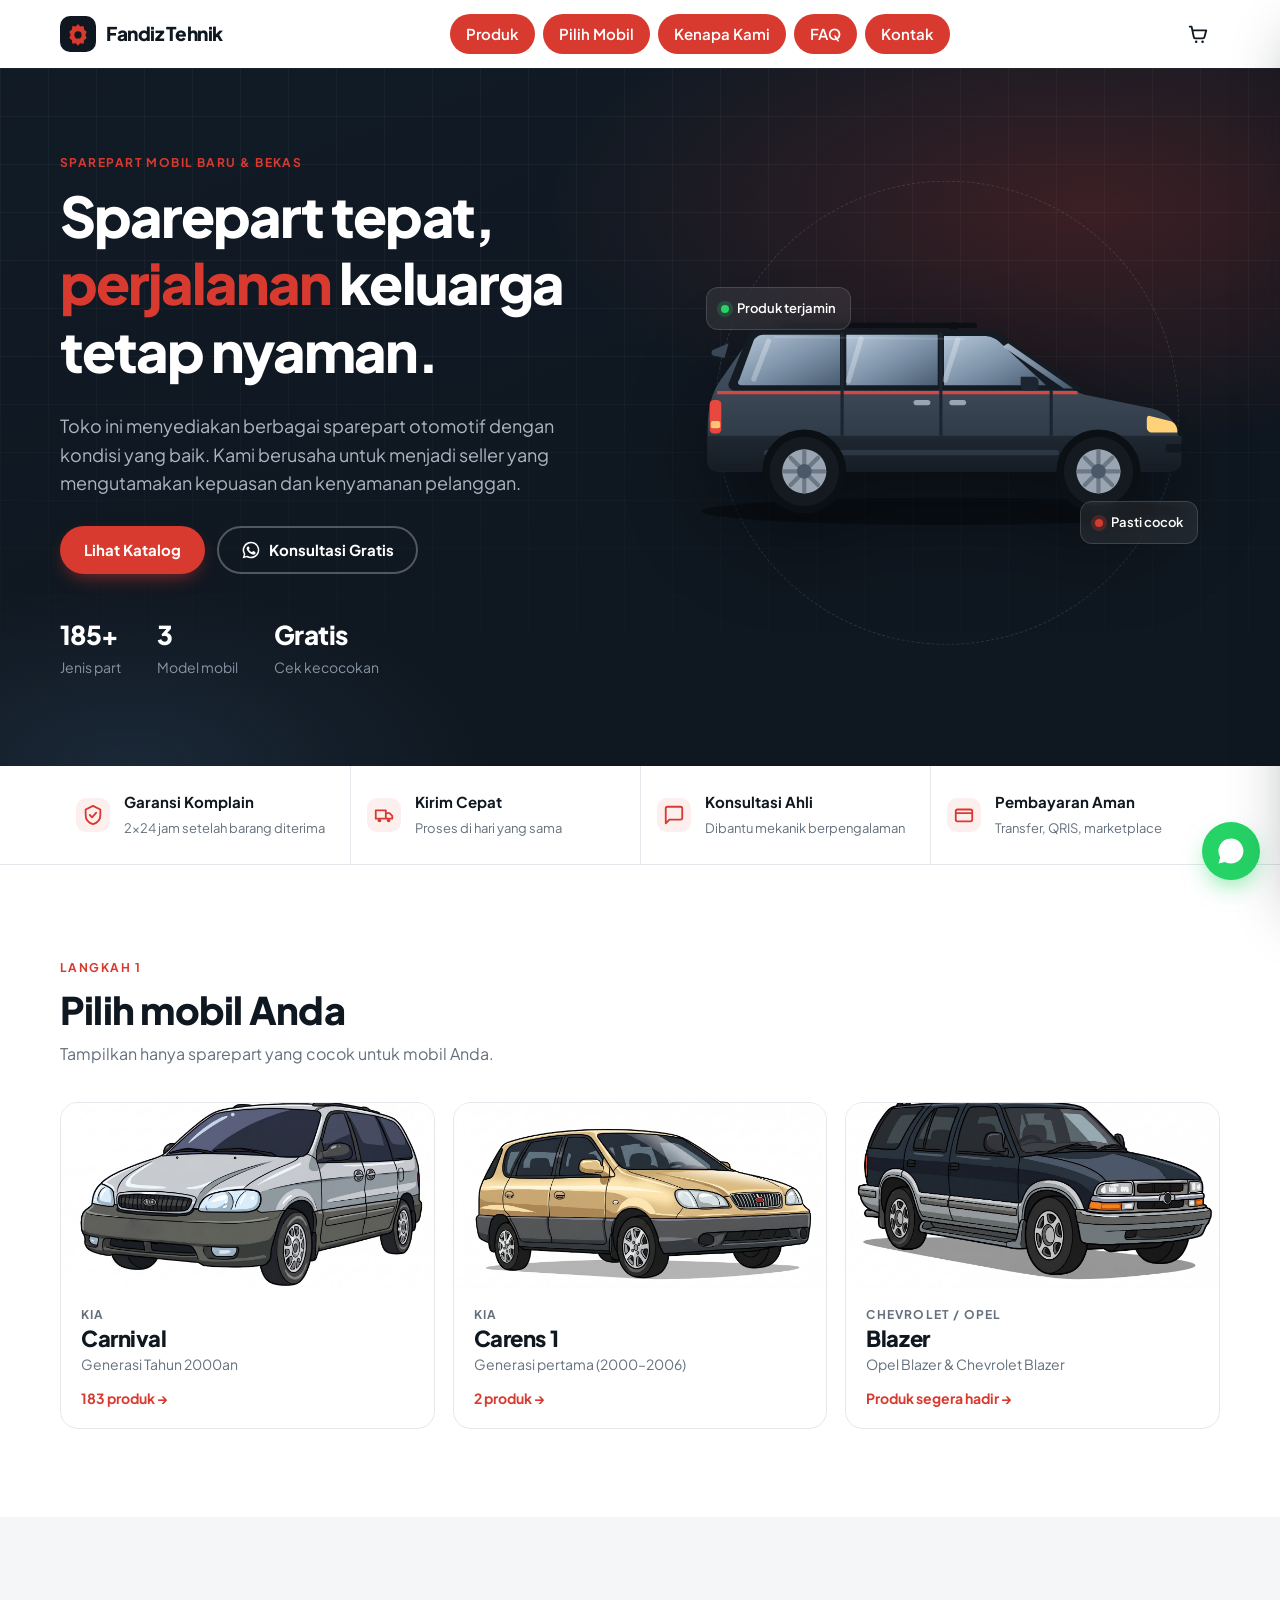
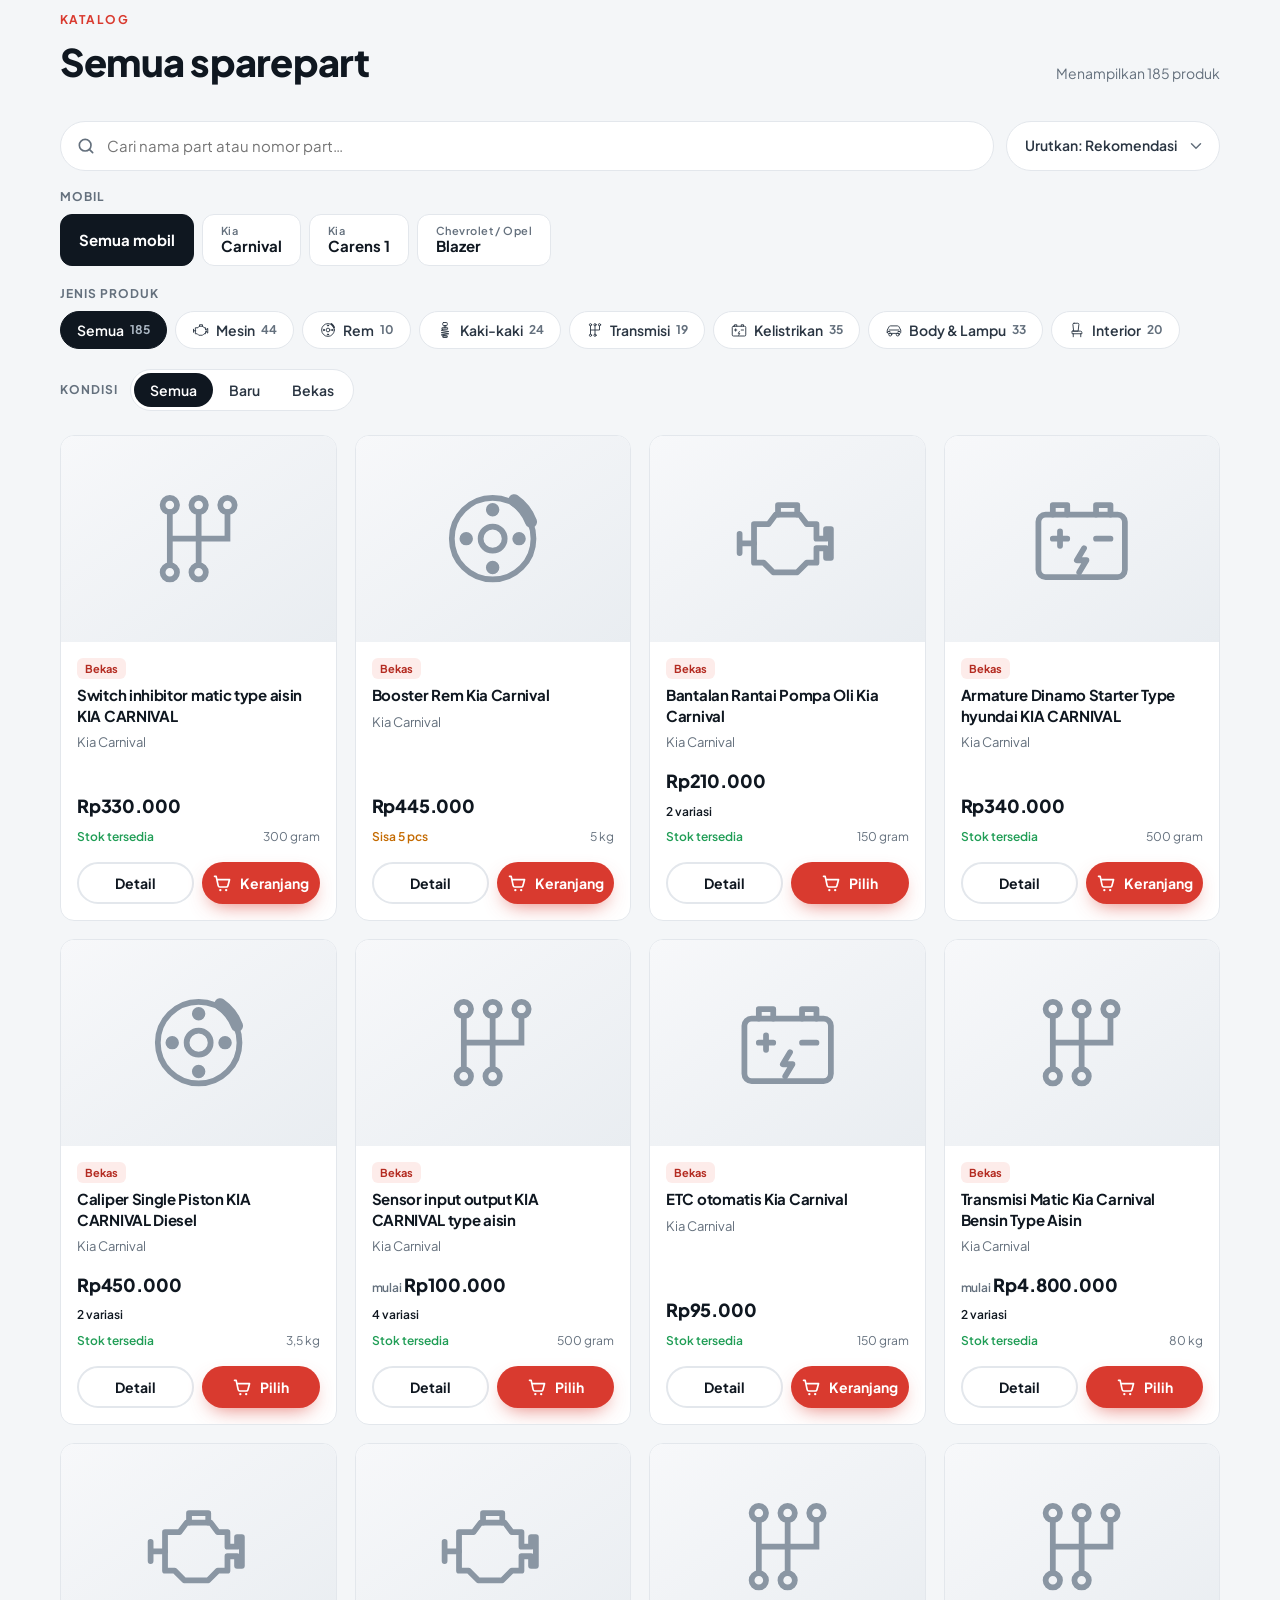
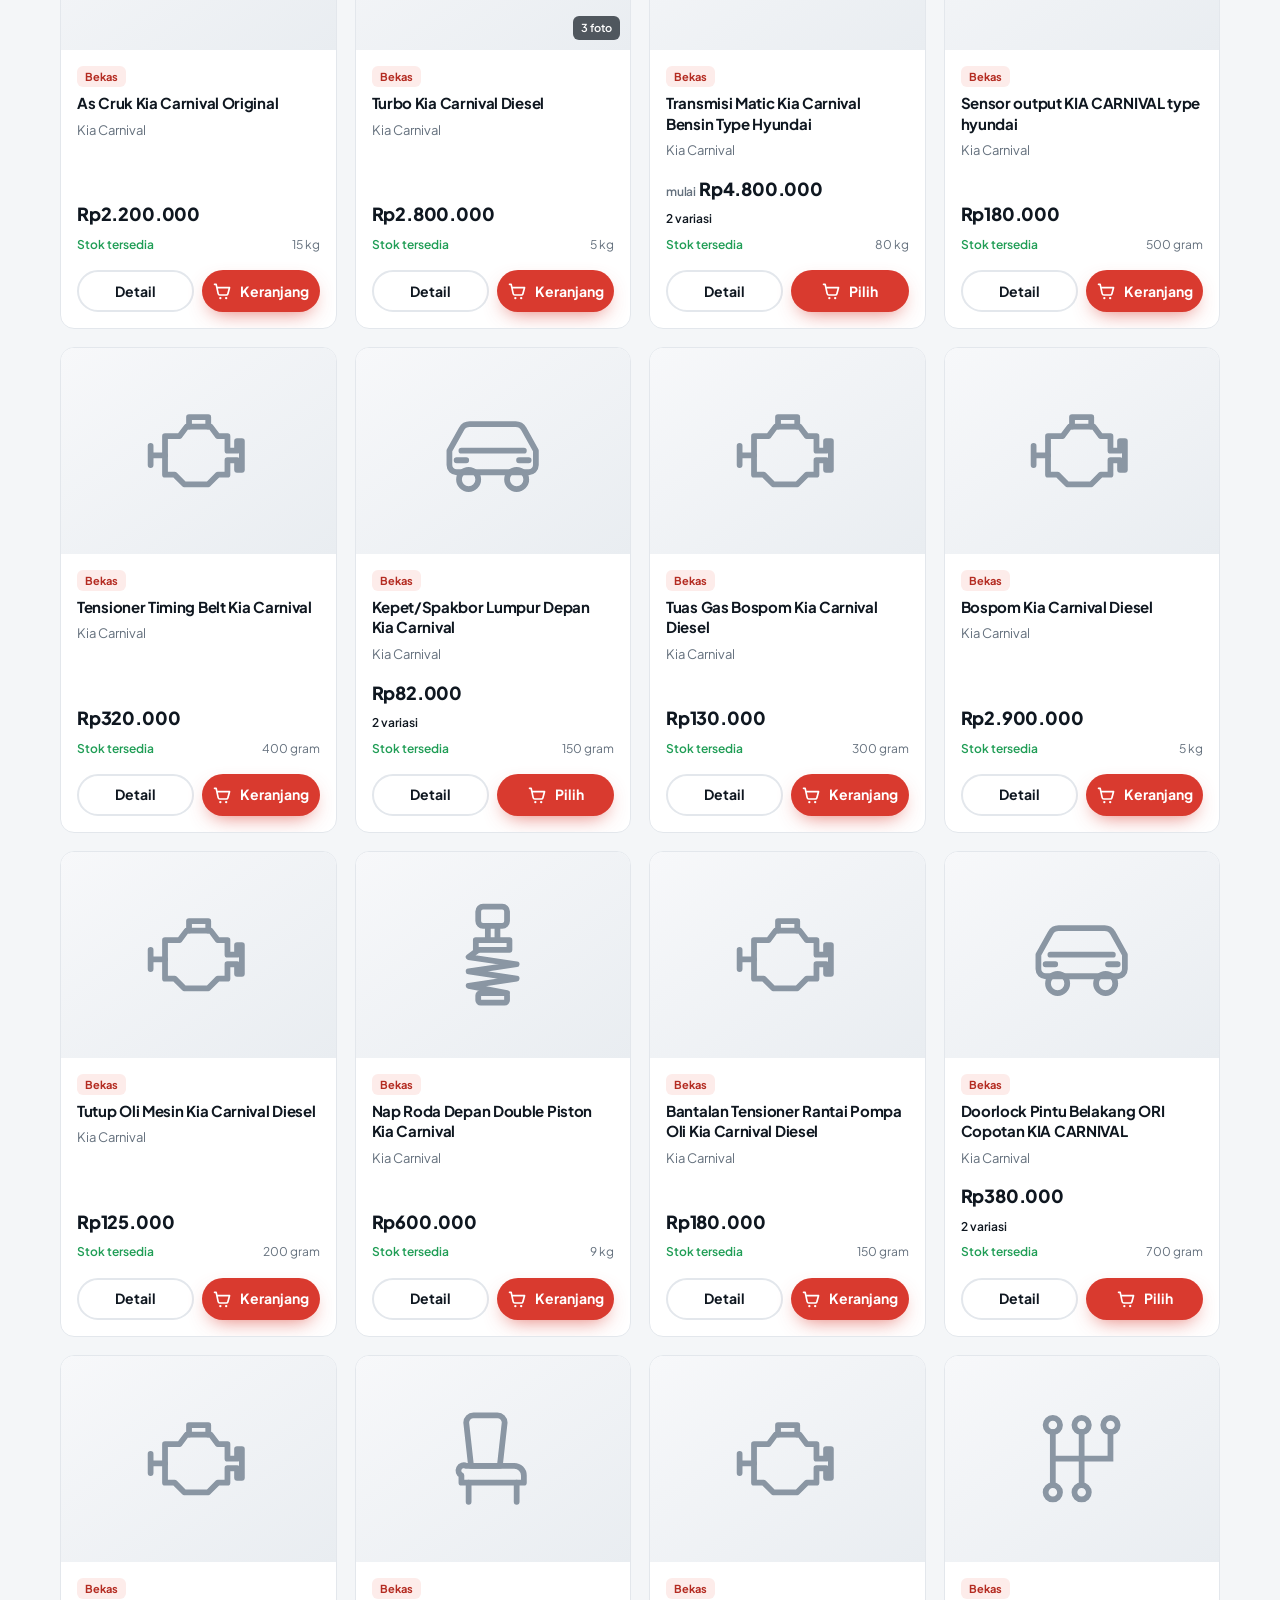
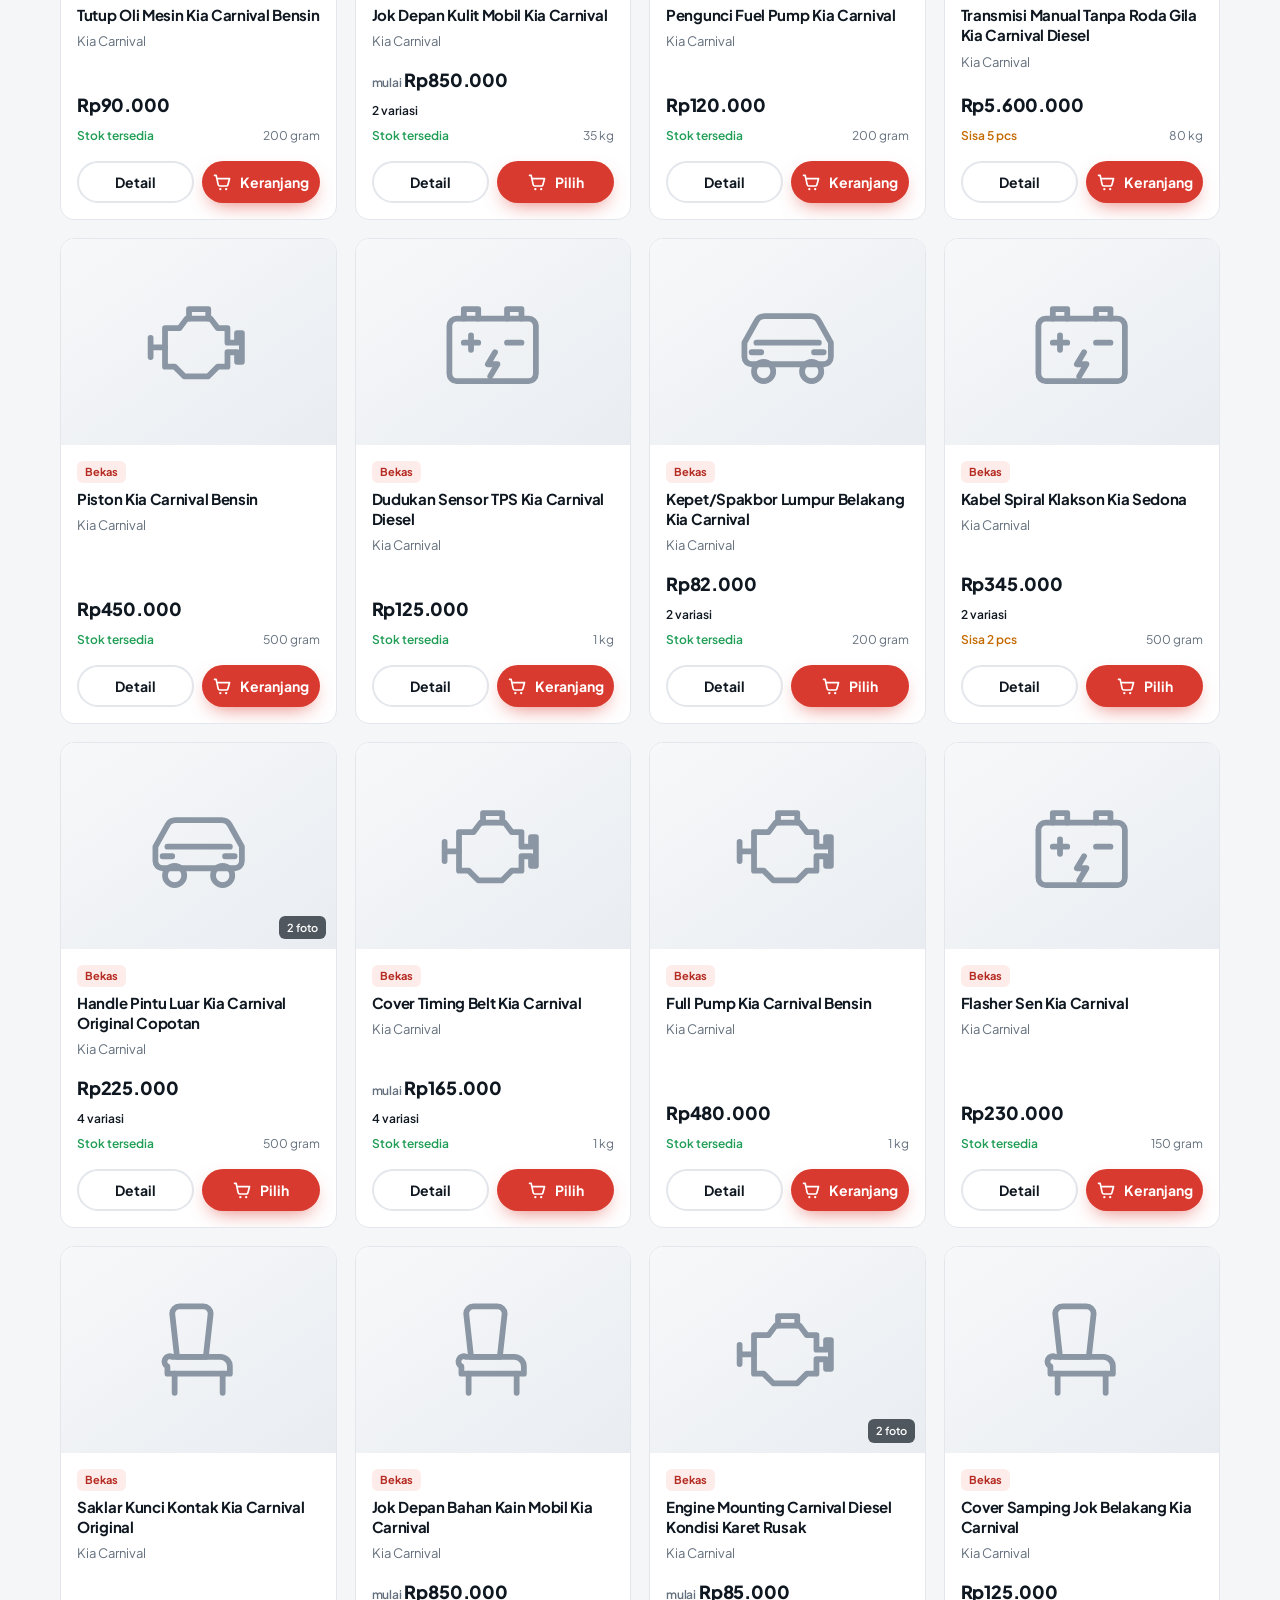
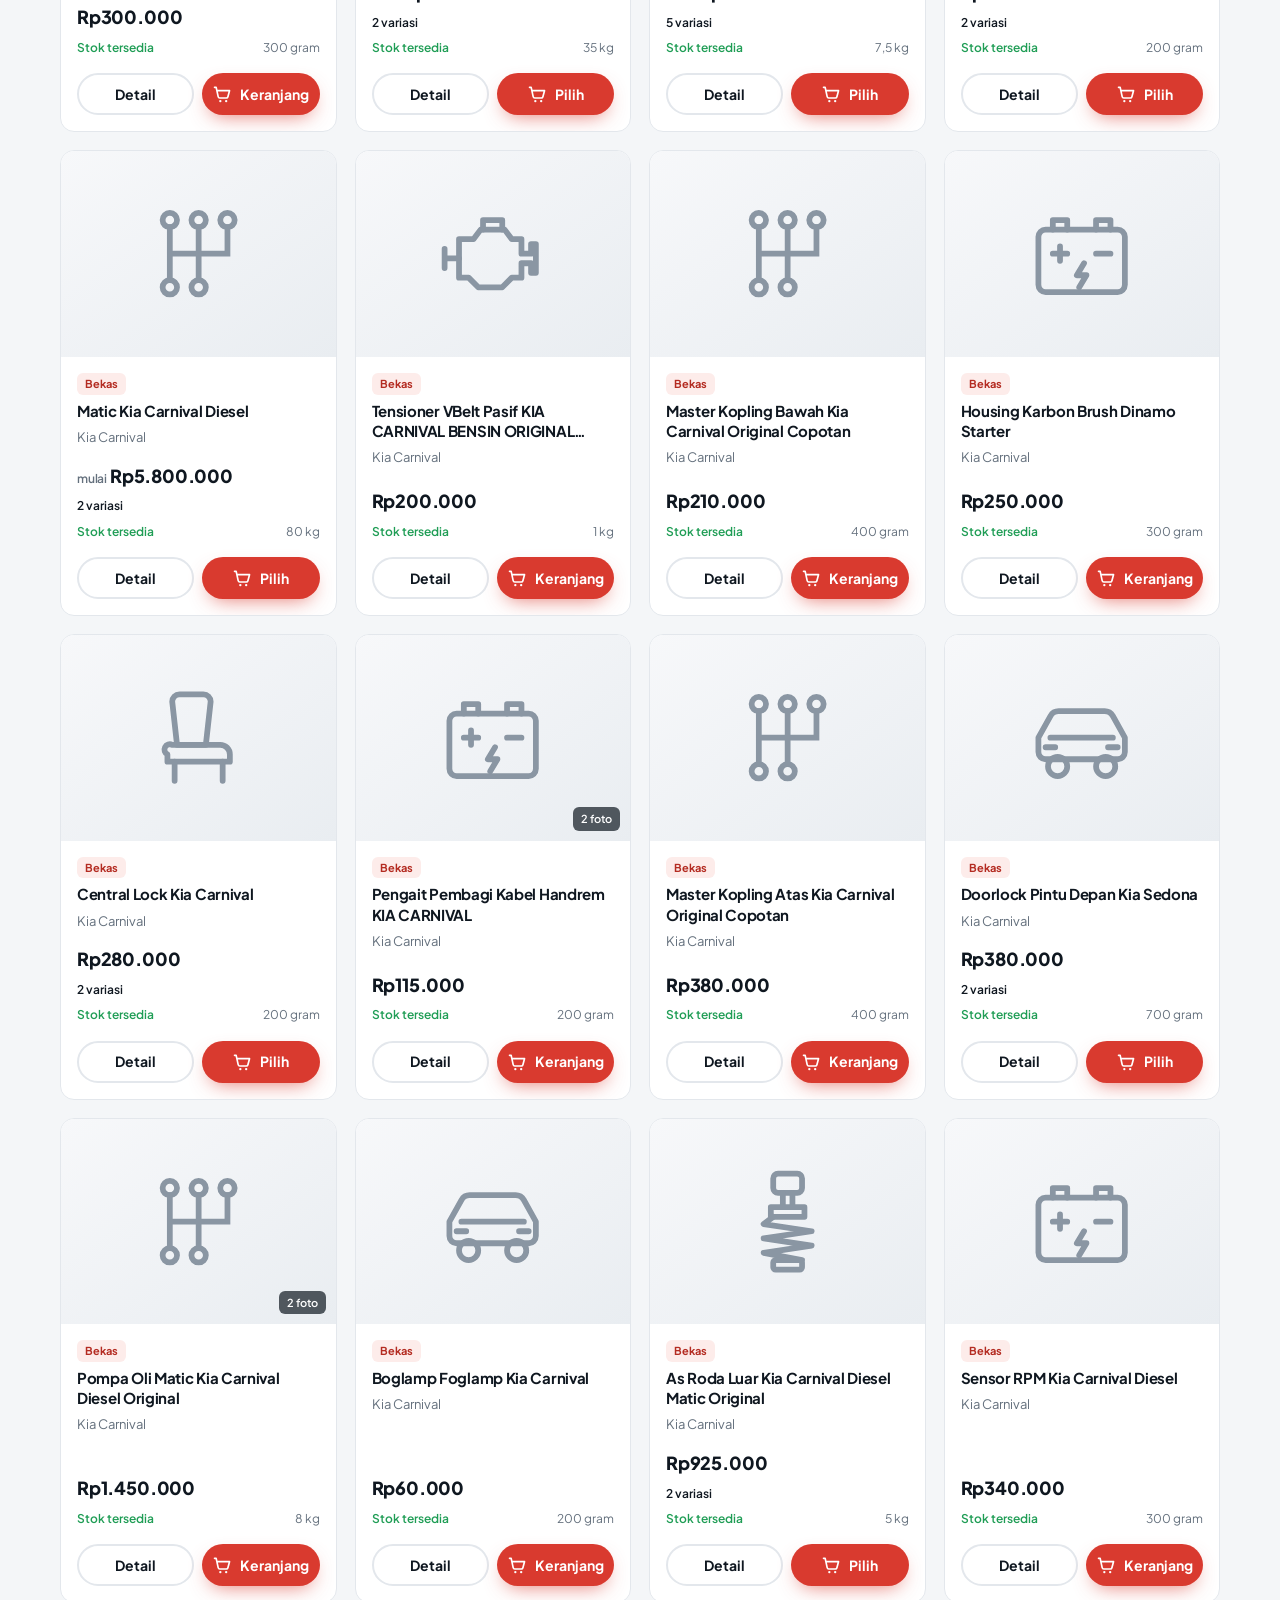
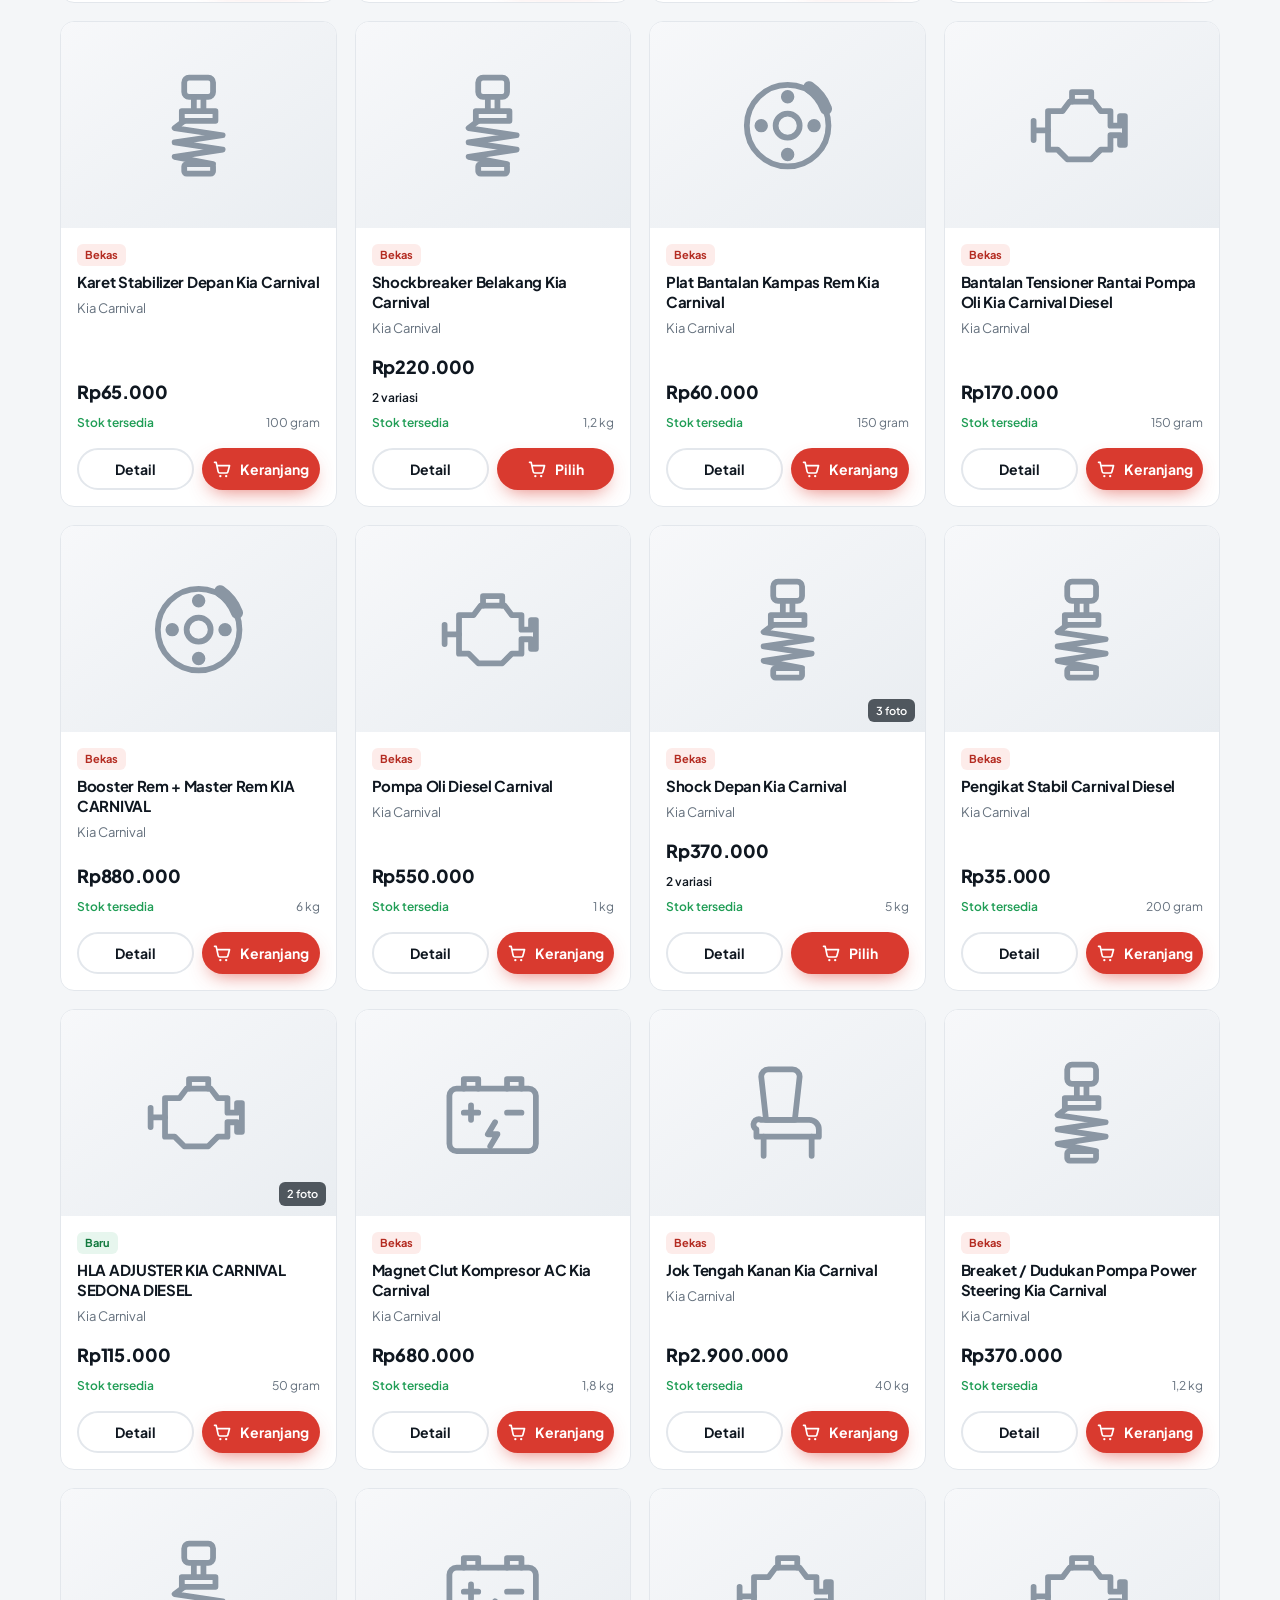
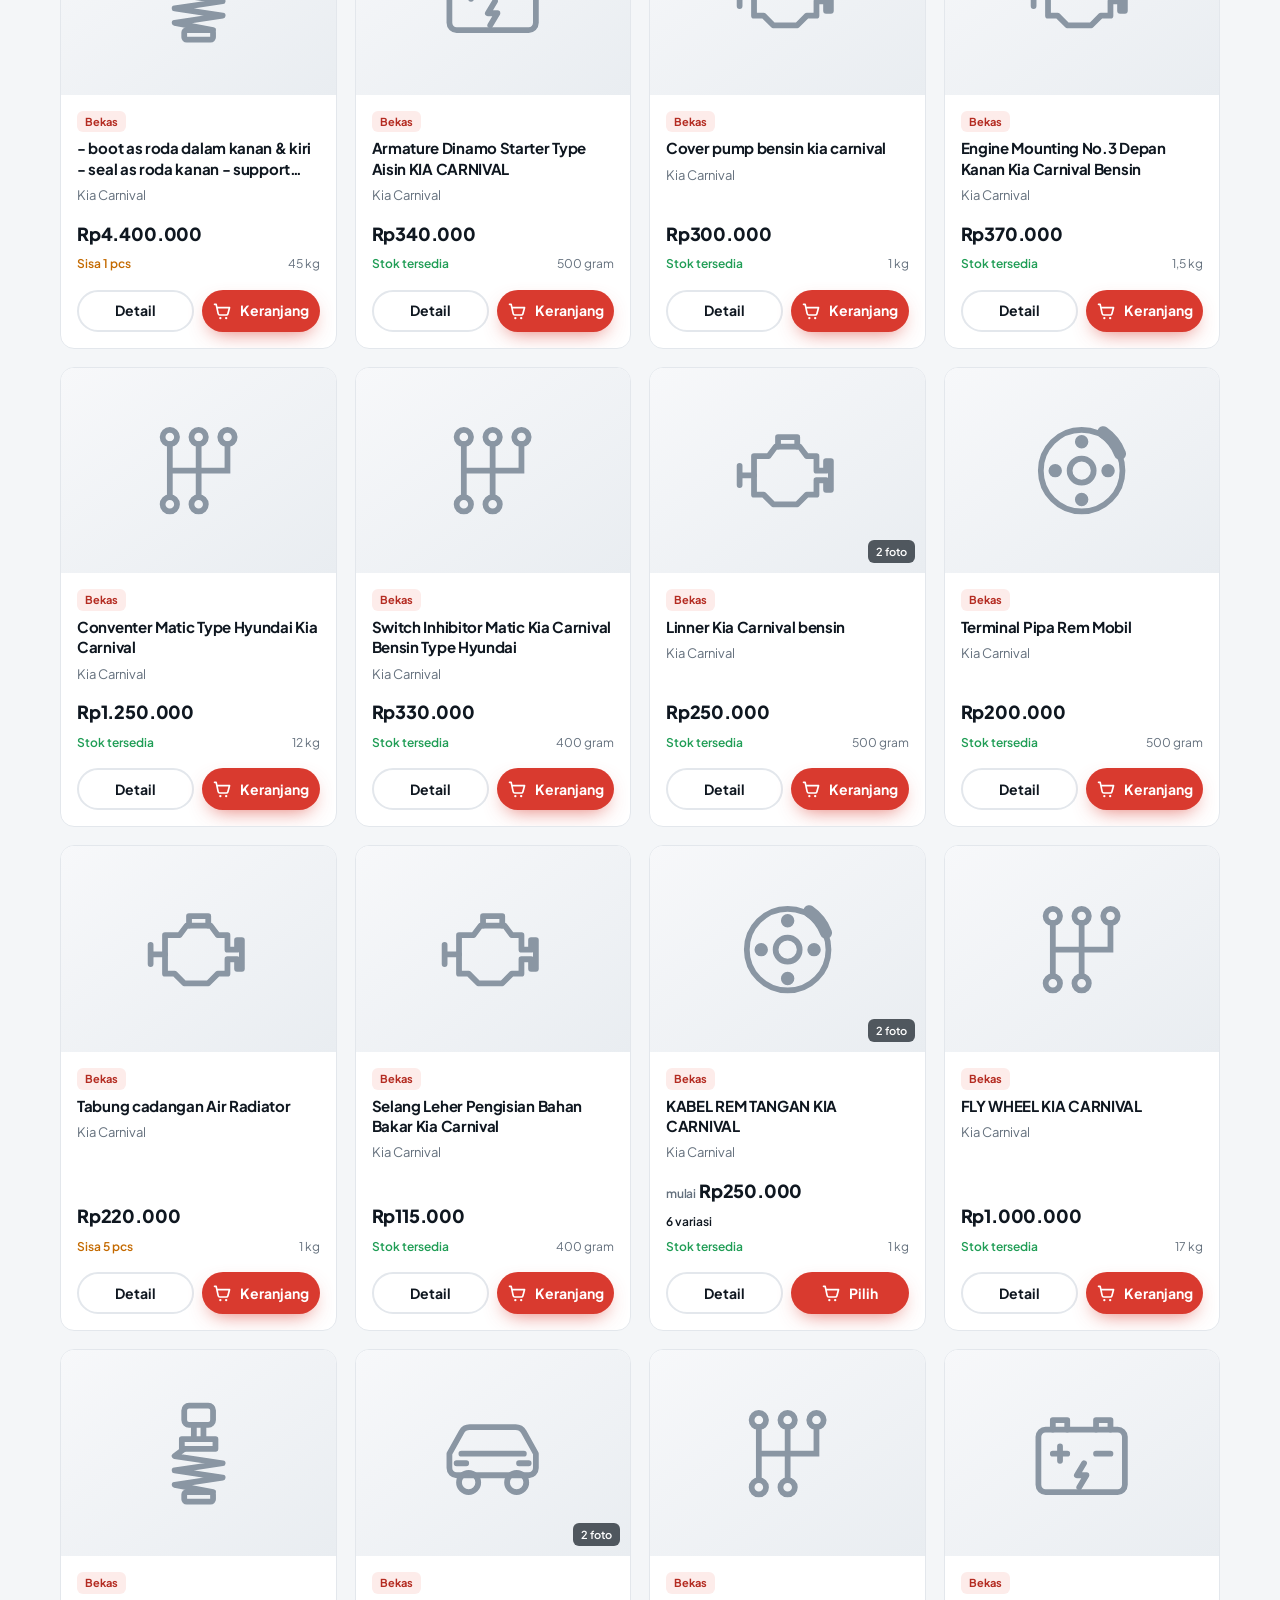
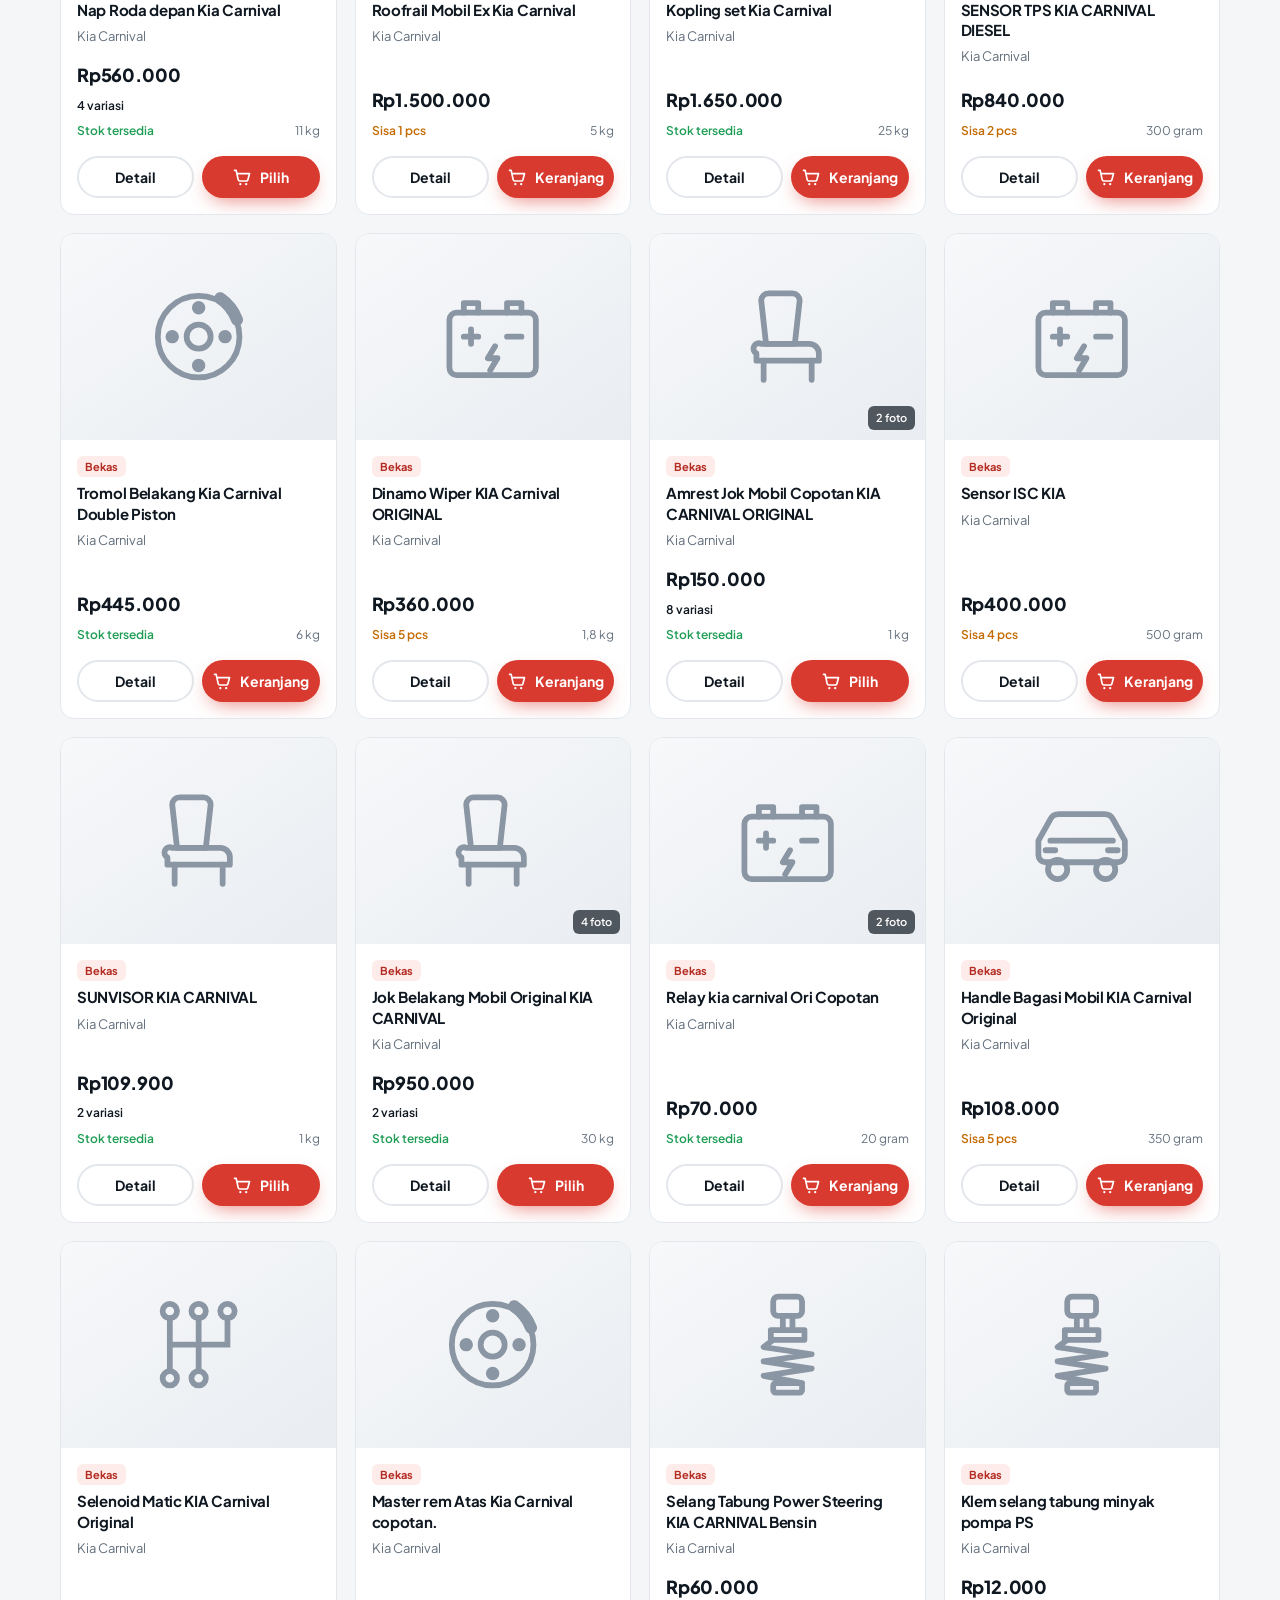
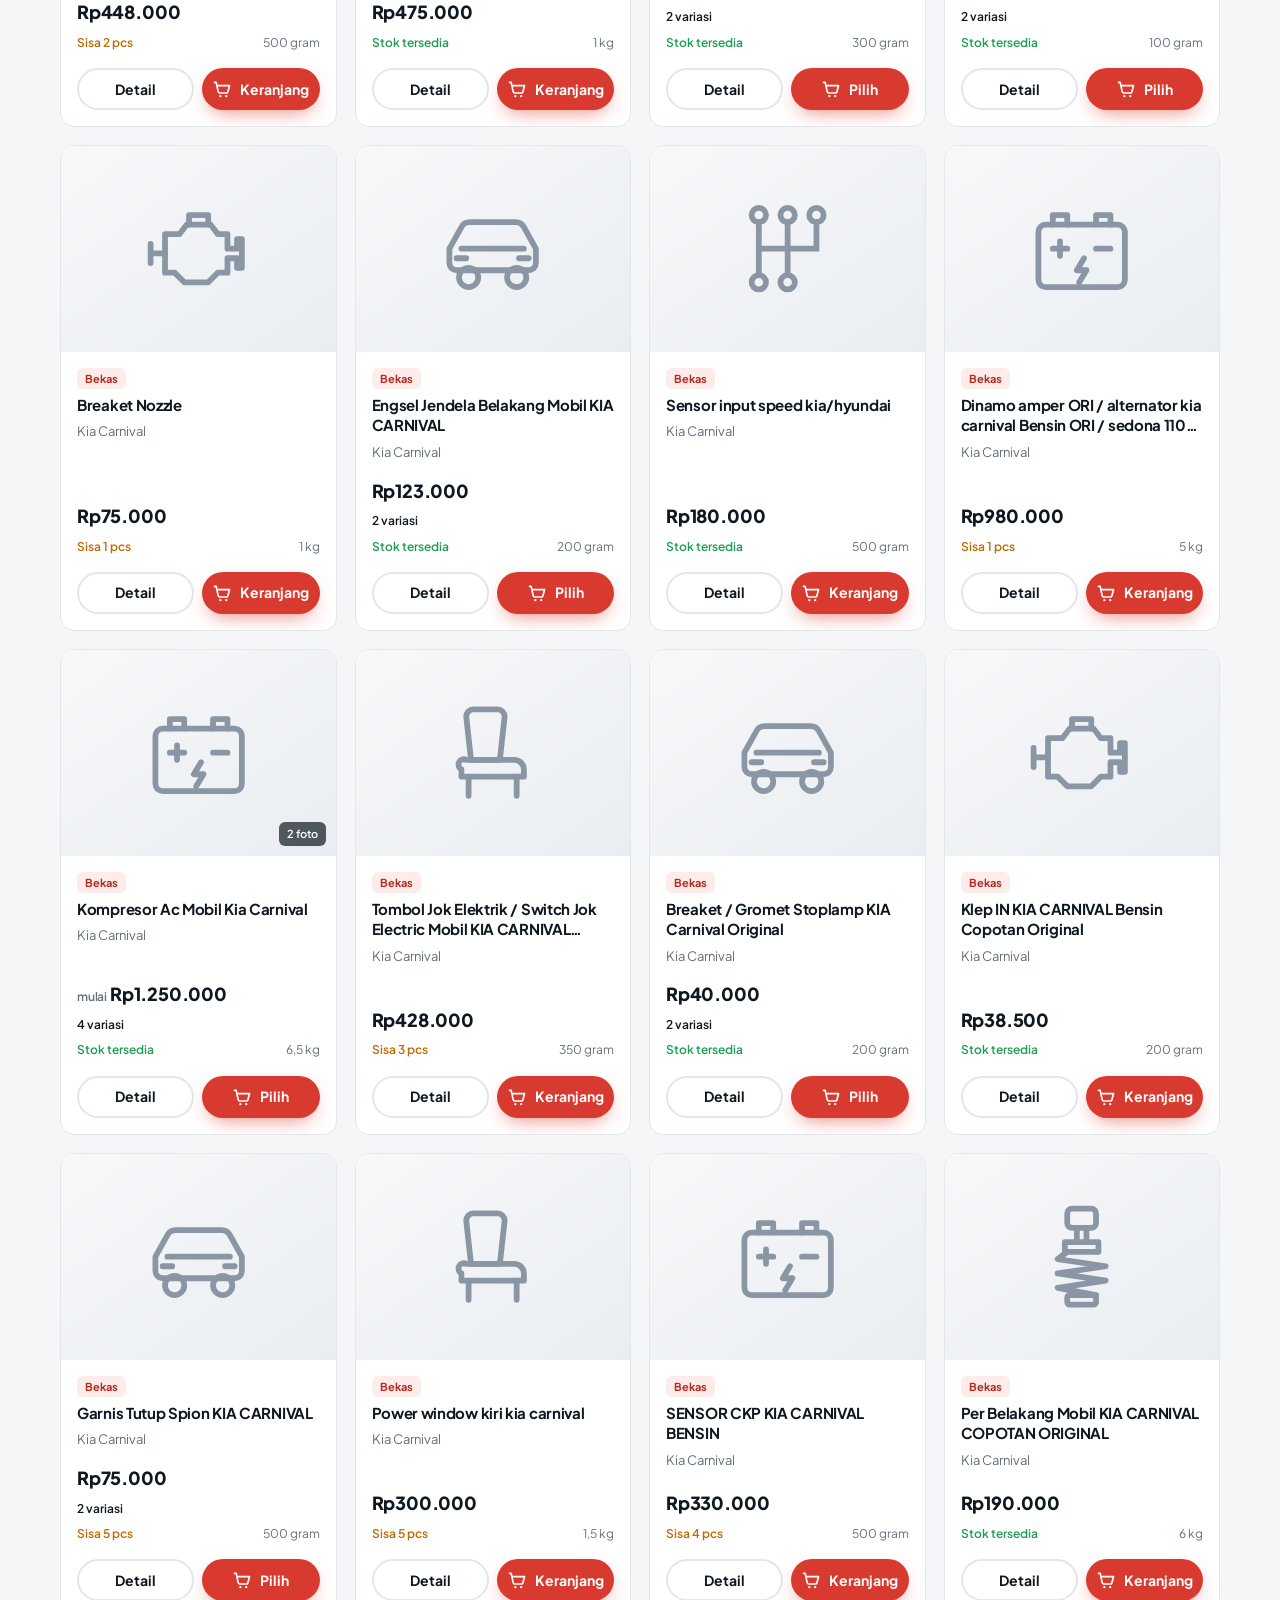
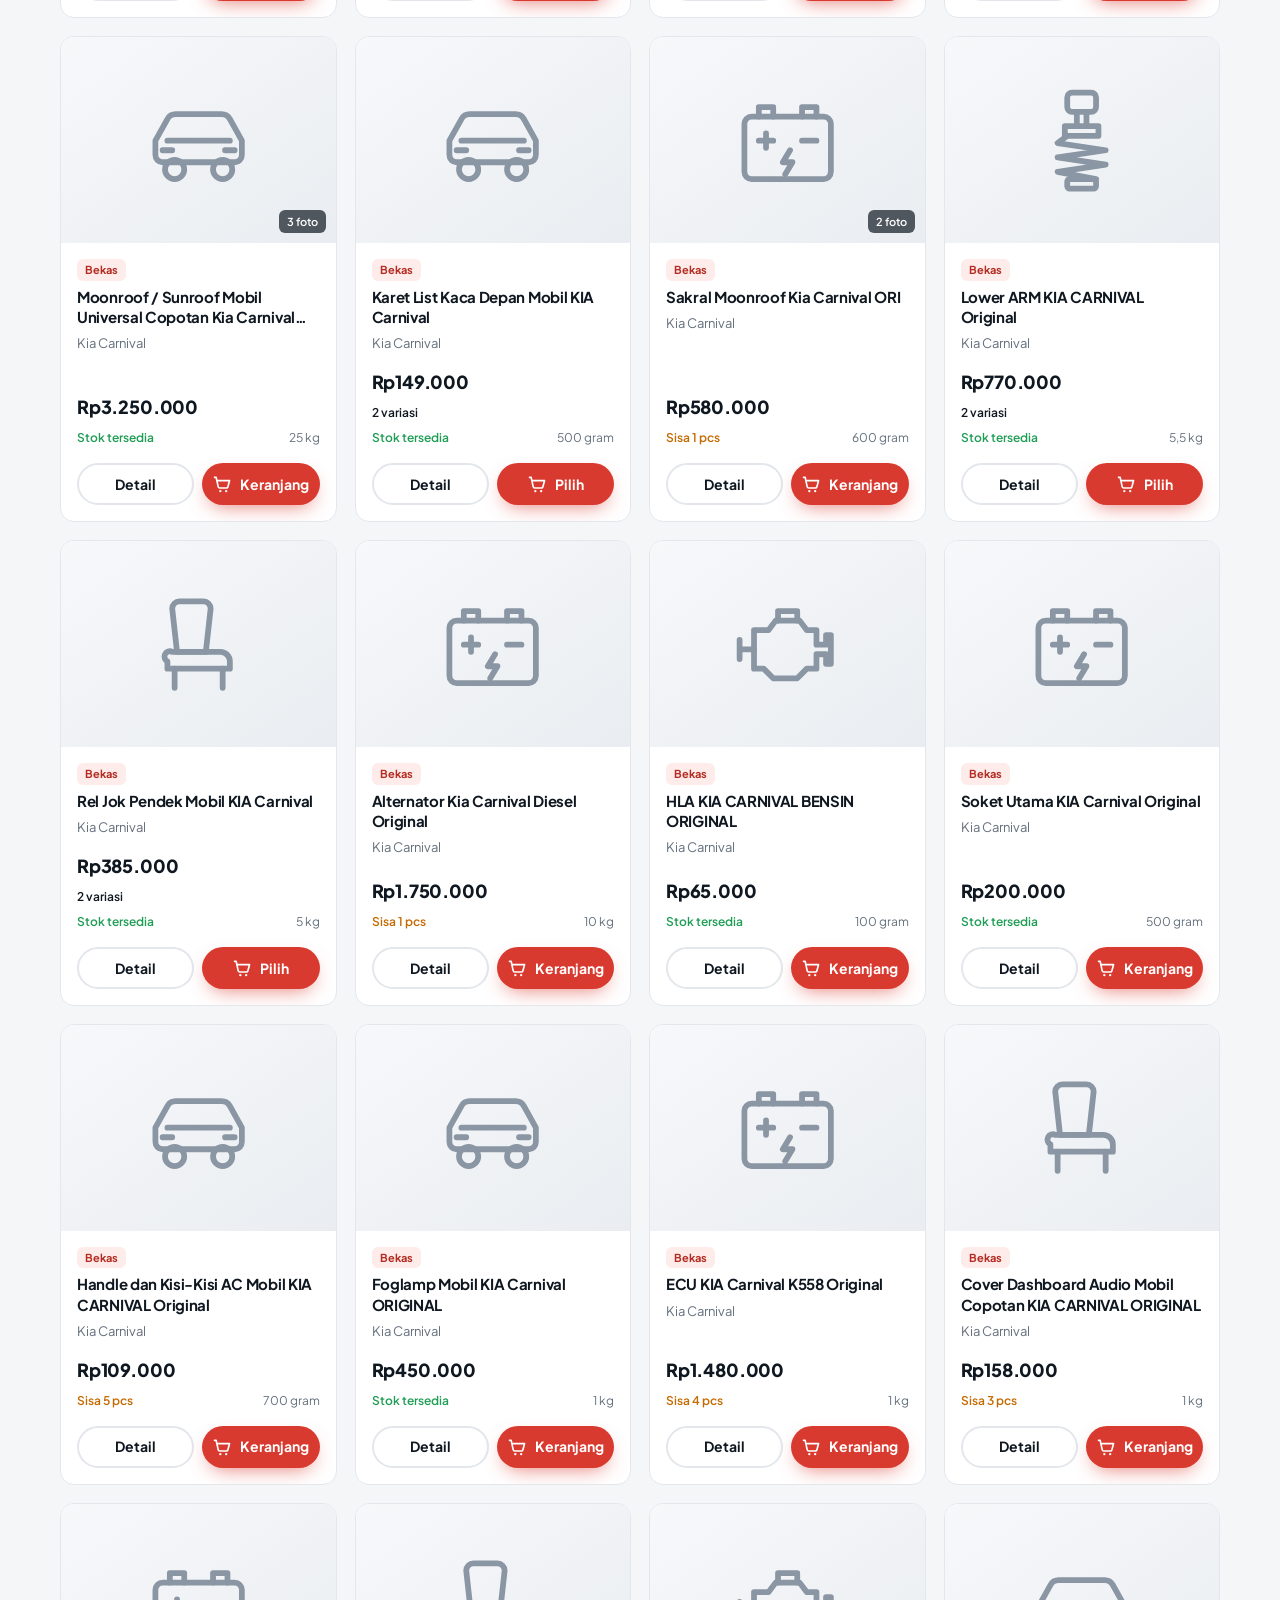
<file: index.html>
<!DOCTYPE html>
<html lang="id">
<head>
  <meta charset="UTF-8" />
  <meta name="viewport" content="width=device-width, initial-scale=1.0" />
  <title>SparepartMobil — Sparepart Kia &amp; Chevrolet / Opel</title>
  <meta name="description" content="Toko sparepart mobil baru &amp; bekas untuk Kia Carnival, Kia Carens, dan Chevrolet / Opel Blazer. Kirim ke seluruh Indonesia, pesan mudah via WhatsApp." />
  <meta name="theme-color" content="#0f1720" />
  <link rel="preconnect" href="https://fonts.googleapis.com" />
  <link rel="preconnect" href="https://fonts.gstatic.com" crossorigin />
  <link href="https://fonts.googleapis.com/css2?family=Plus+Jakarta+Sans:wght@400;500;600;700;800&display=swap" rel="stylesheet" />
  <link rel="stylesheet" href="css/style.css" />
</head>
<body>

  <!-- ============ HEADER ============ -->
  <header class="header" id="header">
    <div class="container header__inner">
      <a href="#" class="logo" aria-label="Beranda">
        <span class="logo__mark">
          <svg viewBox="0 0 24 24" aria-hidden="true"><path d="M12 2l2.2 2.6 3.4-.5.5 3.4L20.7 9.7 19.4 12.9l1.3 3.2-2.6 2.2-.5 3.4-3.4-.5L12 23.8 9.8 21.2l-3.4.5-.5-3.4-2.6-2.2 1.3-3.2L3.3 9.7l2.6-2.2.5-3.4 3.4.5z" fill="currentColor"/><circle cx="12" cy="12.9" r="3.6" fill="#0f1720"/></svg>
        </span>
        <span class="logo__text" data-toko="nama"></span>
      </a>

      <nav class="nav" id="nav" aria-label="Navigasi utama">
        <a href="#produk">Produk</a>
        <a href="#mobil">Pilih Mobil</a>
        <a href="#keunggulan">Kenapa Kami</a>
        <a href="#faq">FAQ</a>
        <a href="#kontak">Kontak</a>
      </nav>

      <div class="header__actions">
        <button class="icon-btn" id="cartBtn" aria-label="Buka keranjang">
          <svg viewBox="0 0 24 24" aria-hidden="true"><path d="M3 4h2l2.4 11.2a2 2 0 002 1.6h7.7a2 2 0 002-1.5L21 8H6.2" fill="none" stroke="currentColor" stroke-width="2" stroke-linecap="round" stroke-linejoin="round"/><circle cx="10" cy="20.5" r="1.4" fill="currentColor"/><circle cx="17" cy="20.5" r="1.4" fill="currentColor"/></svg>
          <span class="badge" id="cartCount">0</span>
        </button>
        <button class="icon-btn menu-btn" id="menuBtn" aria-label="Buka menu" aria-expanded="false">
          <span></span><span></span><span></span>
        </button>
      </div>
    </div>
  </header>

  <main>
    <!-- ============ HERO ============ -->
    <section class="hero">
      <div class="container hero__inner">
        <div class="hero__content">
          <span class="eyebrow" data-toko="tagline"></span>
          <h1>Sparepart tepat, <span class="accent">perjalanan</span> keluarga tetap nyaman.</h1>
          <p class="hero__lead">Toko ini menyediakan berbagai sparepart otomotif dengan kondisi yang baik. Kami berusaha untuk menjadi seller yang mengutamakan kepuasan dan kenyamanan pelanggan.</p>
          <div class="hero__cta">
            <a href="#produk" class="btn btn--primary">Lihat Katalog</a>
            <a href="#" class="btn btn--ghost" data-wa="Halo, saya mau tanya kecocokan sparepart untuk mobil saya.">
              <svg viewBox="0 0 24 24" aria-hidden="true"><path fill="currentColor" d="M12 2a10 10 0 00-8.6 15.1L2 22l5-1.3A10 10 0 1012 2zm0 18.2a8.2 8.2 0 01-4.2-1.2l-.3-.2-3 .8.8-2.9-.2-.3A8.2 8.2 0 1112 20.2zm4.5-6.1c-.2-.1-1.5-.7-1.7-.8s-.4-.1-.6.1-.7.8-.8 1-.3.2-.5.1a6.7 6.7 0 01-3.3-2.9c-.3-.4.2-.4.7-1.3.1-.2 0-.3 0-.4l-.8-1.8c-.2-.5-.4-.4-.6-.4h-.5a1 1 0 00-.7.3 3 3 0 00-.9 2.2 5.2 5.2 0 001.1 2.7 11.8 11.8 0 004.5 4c1.7.7 2.3.8 3.2.6a2.7 2.7 0 001.8-1.2 2.2 2.2 0 00.1-1.2c0-.1-.2-.2-.5-.3z"/></svg>
              Konsultasi Gratis
            </a>
          </div>
          <ul class="hero__stats">
            <li><strong id="statProduk">20+</strong><span>Jenis part</span></li>
            <li><strong id="statMobil">3</strong><span>Model mobil</span></li>
            <li><strong>Gratis</strong><span>Cek kecocokan</span></li>
          </ul>
        </div>

        <div class="hero__visual" aria-hidden="true">
          <svg class="hero__car" viewBox="0 0 520 260">
            <defs>
              <linearGradient id="carBody" x1="0" x2="0" y1="0" y2="1">
                <stop offset="0" stop-color="#4a5868"/>
                <stop offset="1" stop-color="#28323e"/>
              </linearGradient>
              <linearGradient id="carLower" x1="0" x2="0" y1="0" y2="1">
                <stop offset="0" stop-color="#1f2832"/>
                <stop offset="1" stop-color="#151c24"/>
              </linearGradient>
              <linearGradient id="glass" x1="0" x2="1" y1="0" y2="1">
                <stop offset="0" stop-color="#b4c6d8"/>
                <stop offset=".55" stop-color="#7b90a6"/>
                <stop offset="1" stop-color="#4a5d72"/>
              </linearGradient>
            </defs>
            <!-- bayangan -->
            <ellipse cx="258" cy="224" rx="232" ry="13" fill="#000" opacity=".35"/>
            <!-- roof rail -->
            <path d="M104 47h182" stroke="#0b1015" stroke-width="5" stroke-linecap="round"/>
            <rect x="122" y="44" width="8" height="8" rx="2" fill="#0b1015"/>
            <rect x="262" y="44" width="8" height="8" rx="2" fill="#0b1015"/>
            <!-- bodi atas -->
            <path d="M32 176V146c0-20 4-36 13-48l24-34c6-8 14-12 24-12l192 2c10 0 17 3 23 9l74 46c3 2 6 3 9 4l64 13c15 4 24 13 25 27l1 23c0 6-4 10-10 10H42c-6 0-10-4-10-10z" fill="url(#carBody)"/>
            <!-- spoiler belakang -->
            <path d="M52 64l-14 6c-3 1-3 5 0 6l10 2z" fill="#3a4756"/>
            <!-- bodi bawah dua warna -->
            <path d="M32 152h451v24c0 6-4 10-10 10H42c-6 0-10-4-10-10z" fill="url(#carLower)"/>
            <path d="M88 168h276" stroke="#2c3743" stroke-width="5" stroke-linecap="round"/>
            <!-- garis aksen merah -->
            <path d="M41 111H384" stroke="#e8483d" stroke-width="3" opacity=".9"/>
            <!-- bingkai kaca -->
            <path d="M70 57c4-5 9-7 15-7l212 1c8 0 14 3 19 8l74 49c-2 1-5 1-8 1H58c-5 0-8-5-5-9z" fill="#141b23"/>
            <!-- jendela -->
            <path d="M76 61c3-4 6-5 10-5h72v48H64c-3 0-4-3-2-5z" fill="url(#glass)"/>
            <path d="M164 56h87v48h-87z" fill="url(#glass)"/>
            <path d="M257 57h38c6 0 10 2 14 5l45 42h-97z" fill="url(#glass)"/>
            <!-- kaca depan (miring) -->
            <path d="M318 64l62 43h-9l-58-40z" fill="url(#glass)" opacity=".9"/>
            <!-- kilau kaca -->
            <path d="M90 62l-14 36M178 60l-12 40M270 61l-12 38" stroke="#fff" stroke-opacity=".28" stroke-width="5" stroke-linecap="round"/>
            <!-- pilar & garis pintu -->
            <path d="M160 54v98M254 54v98M359 108v44" stroke="#1c2530" stroke-width="3"/>
            <!-- pegangan pintu -->
            <rect x="228" y="118" width="16" height="5" rx="2.5" fill="#9aa5b1"/>
            <rect x="262" y="118" width="16" height="5" rx="2.5" fill="#9aa5b1"/>
            <!-- spion -->
            <path d="M330 96h12c3 0 5 2 5 5v8h-12c-3 0-5-2-5-5z" fill="#1c2530"/>
            <!-- lampu belakang (tinggi) & lampu depan -->
            <rect x="34" y="118" width="11" height="32" rx="4" fill="#e8483d"/>
            <rect x="35" y="138" width="9" height="7" rx="2" fill="#ffd27a" opacity=".9"/>
            <path d="M452 133l20 5c4 1 7 5 7 9v2h-24c-3 0-5-2-5-5v-8c0-2 1-3 2-3z" fill="#ffd27a"/>
            <!-- bumper depan -->
            <rect x="468" y="160" width="16" height="8" rx="3" fill="#0b1015" opacity=".6"/>
            <!-- ruang roda -->
            <circle cx="124" cy="186" r="40" fill="#0b1015"/>
            <circle cx="404" cy="186" r="40" fill="#0b1015"/>
            <!-- roda belakang -->
            <g transform="translate(124 186)">
              <circle r="33" fill="#141a20"/>
              <circle r="21" fill="#9aa5b1"/>
              <path d="M0-19V19M-19 0H19M-13-13l26 26M13-13l-26 26" stroke="#6b7885" stroke-width="4" stroke-linecap="round"/>
              <circle r="7" fill="#4a5868"/>
            </g>
            <!-- roda depan -->
            <g transform="translate(404 186)">
              <circle r="33" fill="#141a20"/>
              <circle r="21" fill="#9aa5b1"/>
              <path d="M0-19V19M-19 0H19M-13-13l26 26M13-13l-26 26" stroke="#6b7885" stroke-width="4" stroke-linecap="round"/>
              <circle r="7" fill="#4a5868"/>
            </g>
            <!-- kilau bodi -->
            <path d="M96 58l180 2" stroke="#fff" stroke-opacity=".12" stroke-width="2" stroke-linecap="round"/>
          </svg>
          <div class="hero__chip hero__chip--1"><span class="dot"></span>Produk terjamin</div>
          <div class="hero__chip hero__chip--2"><span class="dot dot--red"></span>Pasti cocok</div>
        </div>
      </div>
    </section>

    <!-- ============ TRUST BAR ============ -->
    <section class="trust">
      <div class="container trust__inner">
        <div class="trust__item">
          <svg viewBox="0 0 24 24"><path d="M12 2l8 4v6c0 5-3.4 8.7-8 10-4.6-1.3-8-5-8-10V6z" fill="none" stroke="currentColor" stroke-width="2" stroke-linejoin="round"/><path d="M8.5 12l2.5 2.5 4.5-5" fill="none" stroke="currentColor" stroke-width="2" stroke-linecap="round" stroke-linejoin="round"/></svg>
          <div><strong>Garansi Komplain</strong><span>2x24 jam setelah barang diterima</span></div>
        </div>
        <div class="trust__item">
          <svg viewBox="0 0 24 24"><path d="M3 7h11v9H3zM14 10h4l3 3v3h-7z" fill="none" stroke="currentColor" stroke-width="2" stroke-linejoin="round"/><circle cx="7" cy="18" r="2" fill="currentColor"/><circle cx="17" cy="18" r="2" fill="currentColor"/></svg>
          <div><strong>Kirim Cepat</strong><span>Proses di hari yang sama</span></div>
        </div>
        <div class="trust__item">
          <svg viewBox="0 0 24 24"><path d="M21 15a2 2 0 01-2 2H7l-4 4V5a2 2 0 012-2h14a2 2 0 012 2z" fill="none" stroke="currentColor" stroke-width="2" stroke-linejoin="round"/></svg>
          <div><strong>Konsultasi Ahli</strong><span>Dibantu mekanik berpengalaman</span></div>
        </div>
        <div class="trust__item">
          <svg viewBox="0 0 24 24"><rect x="3" y="6" width="18" height="13" rx="2" fill="none" stroke="currentColor" stroke-width="2"/><path d="M3 10h18" stroke="currentColor" stroke-width="2"/></svg>
          <div><strong>Pembayaran Aman</strong><span>Transfer, QRIS, marketplace</span></div>
        </div>
      </div>
    </section>

    <!-- ============ PILIH MOBIL ============ -->
    <section class="section" id="mobil">
      <div class="container">
        <div class="section__head">
          <span class="eyebrow">Langkah 1</span>
          <h2>Pilih mobil Anda</h2>
          <p class="section__sub">Tampilkan hanya sparepart yang cocok untuk mobil Anda.</p>
        </div>
        <div class="car-grid" id="carGrid"></div>
      </div>
    </section>

    <!-- ============ PRODUK ============ -->
    <section class="section section--alt" id="produk">
      <div class="container">
        <div class="section__head section__head--row">
          <div>
            <span class="eyebrow">Katalog</span>
            <h2 id="catalogTitle">Semua sparepart</h2>
          </div>
          <p class="result-info" id="resultInfo"></p>
        </div>

        <div class="toolbar">
          <label class="search">
            <svg viewBox="0 0 24 24" aria-hidden="true"><circle cx="11" cy="11" r="7" fill="none" stroke="currentColor" stroke-width="2"/><path d="M20 20l-4-4" stroke="currentColor" stroke-width="2" stroke-linecap="round"/></svg>
            <input type="search" id="searchInput" placeholder="Cari nama part atau nomor part…" autocomplete="off" />
          </label>
          <select id="sortSelect" class="select" aria-label="Urutkan">
            <option value="default">Urutkan: Rekomendasi</option>
            <option value="harga-asc">Harga terendah</option>
            <option value="harga-desc">Harga tertinggi</option>
            <option value="nama">Nama A–Z</option>
          </select>
        </div>

        <div class="filter-block">
          <span class="filter-label">Mobil</span>
          <div class="car-tabs" id="carTabs" role="tablist" aria-label="Filter mobil"></div>
        </div>
        <div class="filter-block">
          <span class="filter-label">Jenis produk</span>
          <div class="chips" id="filterChips" role="tablist" aria-label="Filter jenis produk"></div>
        </div>
        <div class="filter-block filter-block--inline">
          <span class="filter-label">Kondisi</span>
          <div class="seg" id="kondisiSeg">
            <button class="seg__btn is-active" data-kondisi="semua">Semua</button>
            <button class="seg__btn" data-kondisi="Baru">Baru</button>
            <button class="seg__btn" data-kondisi="Bekas">Bekas</button>
          </div>
        </div>

        <div class="product-grid" id="productGrid"></div>

        <div class="empty" id="emptyState" hidden>
          <svg viewBox="0 0 24 24" aria-hidden="true"><circle cx="11" cy="11" r="7" fill="none" stroke="currentColor" stroke-width="1.6"/><path d="M20 20l-4-4M8.5 11h5" stroke="currentColor" stroke-width="1.6" stroke-linecap="round"/></svg>
          <h3 id="emptyTitle">Part tidak ditemukan</h3>
          <p id="emptyText">Belum ada di katalog? Kami bisa bantu carikan.</p>
          <a href="#" class="btn btn--primary" data-wa="Halo, saya mencari sparepart yang tidak ada di katalog:">Tanya via WhatsApp</a>
        </div>
      </div>
    </section>

    <!-- ============ KEUNGGULAN ============ -->
    <section class="section" id="keunggulan">
      <div class="container">
        <div class="section__head">
          <span class="eyebrow">Kenapa belanja di sini</span>
          <h2>Spesialis beberapa model, jadi paham betul</h2>
        </div>
        <div class="features">
          <article class="feature">
            <span class="feature__num">01</span>
            <h3>Fokus pada model tertentu</h3>
            <p>Kami tidak menjual part untuk semua mobil. Fokus kami membuat stok lebih lengkap dan rekomendasi lebih akurat.</p>
          </article>
          <article class="feature">
            <span class="feature__num">02</span>
            <h3>Baru & Bekas</h3>
            <p>Tersedia part baru (original, OEM, aftermarket) dan part bekas/copotan yang sudah dicek. Kondisi dijelaskan jujur.</p>
          </article>
          <article class="feature">
            <span class="feature__num">03</span>
            <h3>Packing Aman</h3>
            <p>Part dikemas berlapis, kayu untuk barang pecah belah seperti lampu dan kaca. Asuransi pengiriman tersedia.</p>
          </article>
        </div>
      </div>
    </section>

    <!-- ============ CARA PESAN ============ -->
    <section class="section section--dark">
      <div class="container">
        <div class="section__head section__head--light">
          <span class="eyebrow">Cara pesan</span>
          <h2>Tiga langkah, part sampai di rumah</h2>
        </div>
        <ol class="steps">
          <li><span>1</span><h3>Pilih part</h3><p>Masukkan part ke keranjang atau tanyakan langsung jika belum yakin.</p></li>
          <li><span>2</span><h3>Kirim pesanan</h3><p>Klik "Pesan via WhatsApp". Daftar belanja otomatis terkirim ke admin.</p></li>
          <li><span>3</span><h3>Bayar & terima</h3><p>Admin konfirmasi stok & ongkir, Anda bayar, barang dikirim dengan nomor resi.</p></li>
        </ol>
      </div>
    </section>

    <!-- ============ FAQ ============ -->
    <section class="section" id="faq">
      <div class="container container--narrow">
        <div class="section__head">
          <span class="eyebrow">FAQ</span>
          <h2>Pertanyaan yang sering diajukan</h2>
        </div>
        <div class="faq">
          <details>
            <summary>Apakah part bekas bergaransi?</summary>
            <p>Part bekas (copotan) sudah kami cek fungsinya sebelum dijual. Komplain <strong>hanya diterima 2x24 jam setelah barang diterima</strong>.</p>
          </details>
          <details>
            <summary>Bagaimana memastikan part cocok dengan mobil saya?</summary>
            <p>Pastikan Anda mengetahui jenis mesin mobil Anda, diesel atau bensin, karena beberapa part berbeda untuk keduanya. Kalau masih ragu, silakan konsultasi dulu lewat WhatsApp, kami bantu carikan part yang sesuai.</p>
          </details>
          <details>
            <summary>Apakah bisa kirim ke luar kota?</summary>
            <p>Bisa. Kami mengirim ke seluruh Indonesia melalui ekspedisi pilihan, termasuk kargo untuk barang besar.</p>
          </details>
          <details>
            <summary>Bagaimana jika ada kendala dengan barang yang diterima?</summary>
            <p>Kami <strong>hanya menerima komplain 2x24 jam setelah barang diterima</strong>. Segera hubungi kami lewat WhatsApp jika ada kendala. Komplain yang melewati batas waktu tersebut tidak dapat kami proses.</p>
          </details>
          <details>
            <summary>Apakah melayani pemasangan?</summary>
            <p>Kami dapat membantu merekomendasikan bengkel terdekat di daerah Anda, di seluruh Indonesia. Hubungi admin lewat WhatsApp untuk info lebih lanjut.</p>
          </details>
        </div>
      </div>
    </section>

    <!-- ============ CTA / KONTAK ============ -->
    <section class="section section--alt" id="kontak">
      <div class="container">
        <div class="contact">
          <div class="contact__info">
            <span class="eyebrow">Hubungi kami</span>
            <h2>Masih bingung pilih part?</h2>
            <p>Ceritakan keluhan mobil Anda, kami bantu tentukan part yang dibutuhkan.</p>
            <ul class="contact__list">
              <li><svg viewBox="0 0 24 24"><path d="M12 22s7-6.3 7-12a7 7 0 10-14 0c0 5.7 7 12 7 12z" fill="none" stroke="currentColor" stroke-width="2"/><circle cx="12" cy="10" r="2.5" fill="currentColor"/></svg><span data-toko="alamat"></span></li>
              <li><svg viewBox="0 0 24 24"><circle cx="12" cy="12" r="9" fill="none" stroke="currentColor" stroke-width="2"/><path d="M12 7v5l3 2" fill="none" stroke="currentColor" stroke-width="2" stroke-linecap="round"/></svg><span data-toko="jamBuka"></span></li>
              <li><svg viewBox="0 0 24 24"><path d="M5 4h4l2 5-2.5 1.5a11 11 0 005 5L15 13l5 2v4a2 2 0 01-2 2A16 16 0 013 6a2 2 0 012-2z" fill="none" stroke="currentColor" stroke-width="2" stroke-linejoin="round"/></svg><span data-toko="telepon"></span></li>
              <li><svg viewBox="0 0 24 24"><rect x="3" y="5" width="18" height="14" rx="2" fill="none" stroke="currentColor" stroke-width="2"/><path d="M3 7l9 6 9-6" fill="none" stroke="currentColor" stroke-width="2"/></svg><span data-toko="email"></span></li>
            </ul>
          </div>
          <div class="contact__card">
            <h3>Chat dengan admin</h3>
            <p class="contact__note"><span data-toko="jamBuka"></span><br><span data-toko="catatanChat"></span></p>
            <a href="#" class="btn btn--wa btn--block" data-wa="Halo, saya ingin bertanya tentang sparepart mobil.">
              <svg viewBox="0 0 24 24" aria-hidden="true"><path fill="currentColor" d="M12 2a10 10 0 00-8.6 15.1L2 22l5-1.3A10 10 0 1012 2zm4.5 12.1c-.2-.1-1.5-.7-1.7-.8s-.4-.1-.6.1-.7.8-.8 1-.3.2-.5.1a6.7 6.7 0 01-3.3-2.9c-.3-.4.2-.4.7-1.3.1-.2 0-.3 0-.4l-.8-1.8c-.2-.5-.4-.4-.6-.4h-.5a1 1 0 00-.7.3 3 3 0 00-.9 2.2 5.2 5.2 0 001.1 2.7 11.8 11.8 0 004.5 4c1.7.7 2.3.8 3.2.6a2.7 2.7 0 001.8-1.2 2.2 2.2 0 00.1-1.2c0-.1-.2-.2-.5-.3z"/></svg>
              Chat WhatsApp
            </a>
            <a href="#" class="btn btn--outline btn--block" id="mapsLink" target="_blank" rel="noopener">Lihat Lokasi di Maps</a>
          </div>
        </div>
      </div>
    </section>
  </main>

  <!-- ============ FOOTER ============ -->
  <footer class="footer">
    <div class="container footer__inner">
      <div>
        <a href="#" class="logo logo--light">
          <span class="logo__mark"><svg viewBox="0 0 24 24" aria-hidden="true"><path d="M12 2l2.2 2.6 3.4-.5.5 3.4L20.7 9.7 19.4 12.9l1.3 3.2-2.6 2.2-.5 3.4-3.4-.5L12 23.8 9.8 21.2l-3.4.5-.5-3.4-2.6-2.2 1.3-3.2L3.3 9.7l2.6-2.2.5-3.4 3.4.5z" fill="currentColor"/><circle cx="12" cy="12.9" r="3.6" fill="#0f1720"/></svg></span>
          <span class="logo__text" data-toko="nama"></span>
        </a>
        <p class="footer__tag" data-toko="tagline"></p>
      </div>
      <nav class="footer__nav" aria-label="Footer">
        <a href="#produk">Produk</a>
        <a href="#faq">FAQ</a>
        <a href="#kontak">Kontak</a>
        <a href="#" id="igLink" target="_blank" rel="noopener">Instagram</a>
      </nav>
    </div>
    <div class="container footer__bottom">
      <p>© <span id="year"></span> <span data-toko="nama"></span>. Semua hak dilindungi.</p>
      <p class="footer__note">Kia, Chevrolet, Opel, dan nama model mobil adalah merek dagang milik pemiliknya masing-masing. Toko ini bukan dealer resmi.</p>
    </div>
  </footer>

  <!-- Floating WhatsApp -->
  <a href="#" class="wa-float" data-wa="Halo, saya ingin bertanya tentang sparepart mobil." aria-label="Chat WhatsApp">
    <svg viewBox="0 0 24 24" aria-hidden="true"><path fill="currentColor" d="M12 2a10 10 0 00-8.6 15.1L2 22l5-1.3A10 10 0 1012 2zm4.5 12.1c-.2-.1-1.5-.7-1.7-.8s-.4-.1-.6.1-.7.8-.8 1-.3.2-.5.1a6.7 6.7 0 01-3.3-2.9c-.3-.4.2-.4.7-1.3.1-.2 0-.3 0-.4l-.8-1.8c-.2-.5-.4-.4-.6-.4h-.5a1 1 0 00-.7.3 3 3 0 00-.9 2.2 5.2 5.2 0 001.1 2.7 11.8 11.8 0 004.5 4c1.7.7 2.3.8 3.2.6a2.7 2.7 0 001.8-1.2 2.2 2.2 0 00.1-1.2c0-.1-.2-.2-.5-.3z"/></svg>
  </a>

  <!-- ============ CART DRAWER ============ -->
  <div class="overlay" id="overlay" hidden></div>
  <aside class="drawer" id="cartDrawer" aria-label="Keranjang belanja" aria-hidden="true">
    <div class="drawer__head">
      <h3>Keranjang</h3>
      <button class="icon-btn" id="cartClose" aria-label="Tutup keranjang">
        <svg viewBox="0 0 24 24"><path d="M6 6l12 12M18 6L6 18" stroke="currentColor" stroke-width="2" stroke-linecap="round"/></svg>
      </button>
    </div>
    <div class="drawer__body" id="cartItems"></div>
    <div class="drawer__foot" id="cartFoot">
      <div class="cart-total"><span>Subtotal</span><strong id="cartTotal">Rp0</strong></div>
      <p class="cart-note">Perkiraan berat: <strong id="cartWeight">-</strong>. Ongkos kirim dihitung admin setelah pesanan dikirim. Komplain hanya diterima 2x24 jam setelah barang diterima.</p>
      <button class="btn btn--wa btn--block" id="checkoutBtn">
        <svg viewBox="0 0 24 24" aria-hidden="true"><path fill="currentColor" d="M12 2a10 10 0 00-8.6 15.1L2 22l5-1.3A10 10 0 1012 2zm4.5 12.1c-.2-.1-1.5-.7-1.7-.8s-.4-.1-.6.1-.7.8-.8 1-.3.2-.5.1a6.7 6.7 0 01-3.3-2.9c-.3-.4.2-.4.7-1.3.1-.2 0-.3 0-.4l-.8-1.8c-.2-.5-.4-.4-.6-.4h-.5a1 1 0 00-.7.3 3 3 0 00-.9 2.2 5.2 5.2 0 001.1 2.7 11.8 11.8 0 004.5 4c1.7.7 2.3.8 3.2.6a2.7 2.7 0 001.8-1.2 2.2 2.2 0 00.1-1.2c0-.1-.2-.2-.5-.3z"/></svg>
        Pesan via WhatsApp
      </button>
    </div>
  </aside>

  <!-- ============ PRODUCT MODAL ============ -->
  <div class="modal" id="productModal" role="dialog" aria-modal="true" aria-labelledby="modalTitle" hidden>
    <div class="modal__box">
      <button class="icon-btn modal__close" id="modalClose" aria-label="Tutup">
        <svg viewBox="0 0 24 24"><path d="M6 6l12 12M18 6L6 18" stroke="currentColor" stroke-width="2" stroke-linecap="round"/></svg>
      </button>
      <div class="modal__content" id="modalContent"></div>
    </div>
  </div>

  <div class="toast" id="toast" role="status" aria-live="polite"></div>

  <script src="data/data.js"></script>
  <script src="js/icons.js"></script>
  <script src="js/app.js"></script>
</body>
</html>
</file>
<file: css/style.css>
/* =========================================================================
   CarnivalParts — Stylesheet
   Ubah warna utama di bagian :root
   ========================================================================= */
:root {
  --c-primary: #d93a2f;        /* merah aksen */
  --c-primary-dark: #b42c22;
  --c-ink: #0f1720;            /* teks / latar gelap */
  --c-ink-2: #1c2632;
  --c-text: #2a3542;
  --c-muted: #64707d;
  --c-line: #e3e7ec;
  --c-bg: #ffffff;
  --c-bg-alt: #f4f6f8;
  --c-success: #1f9d55;
  --c-wa: #25d366;
  --c-wa-dark: #1da851;

  --radius: 14px;
  --radius-sm: 10px;
  --shadow-sm: 0 1px 2px rgba(15, 23, 32, .06), 0 1px 3px rgba(15, 23, 32, .08);
  --shadow: 0 10px 30px -12px rgba(15, 23, 32, .25);
  --shadow-lg: 0 24px 60px -20px rgba(15, 23, 32, .45);
  --header-h: 68px;
  --font: "Plus Jakarta Sans", system-ui, -apple-system, "Segoe UI", Roboto, sans-serif;
}

*, *::before, *::after { box-sizing: border-box; }
html { scroll-behavior: smooth; scroll-padding-top: calc(var(--header-h) + 12px); }
body {
  margin: 0;
  font-family: var(--font);
  font-size: 16px;
  line-height: 1.6;
  color: var(--c-text);
  background: var(--c-bg);
  -webkit-font-smoothing: antialiased;
  overflow-x: hidden;
}
body.no-scroll { overflow: hidden; }
img, svg { display: block; max-width: 100%; }
a { color: inherit; text-decoration: none; }
button, input, select { font: inherit; color: inherit; }
button { cursor: pointer; background: none; border: 0; padding: 0; }
h1, h2, h3 { color: var(--c-ink); line-height: 1.2; margin: 0 0 .5em; letter-spacing: -.02em; }
p { margin: 0 0 1em; }
[hidden] { display: none !important; }

.container { width: 100%; max-width: 1200px; margin: 0 auto; padding: 0 20px; }
.container--narrow { max-width: 820px; }

/* ---------- Buttons ---------- */
.btn {
  display: inline-flex; align-items: center; justify-content: center; gap: 8px;
  min-height: 48px; padding: 0 22px;
  border-radius: 999px; font-weight: 700; font-size: 15px;
  border: 2px solid transparent;
  transition: background .2s, color .2s, border-color .2s, transform .15s, box-shadow .2s;
  white-space: nowrap;
}
.btn svg { width: 20px; height: 20px; flex-shrink: 0; }
.btn:active { transform: translateY(1px); }
.btn--primary { background: var(--c-primary); color: #fff; box-shadow: 0 8px 20px -8px rgba(217, 58, 47, .7); }
.btn--primary:hover { background: var(--c-primary-dark); }
.btn--ghost { color: #fff; border-color: rgba(255, 255, 255, .28); }
.btn--ghost:hover { background: rgba(255, 255, 255, .08); border-color: rgba(255, 255, 255, .5); }
.btn--outline { border-color: var(--c-line); color: var(--c-ink); background: #fff; }
.btn--outline:hover { border-color: var(--c-ink); }
.btn--wa { background: var(--c-wa); color: #06331a; }
.btn--wa:hover { background: var(--c-wa-dark); color: #fff; }
.btn--block { width: 100%; }
.btn--sm { min-height: 40px; padding: 0 16px; font-size: 14px; }
.btn:disabled { opacity: .5; cursor: not-allowed; box-shadow: none; }

.icon-btn {
  position: relative; width: 44px; height: 44px; border-radius: 12px;
  display: inline-grid; place-items: center; color: var(--c-ink);
  transition: background .2s;
}
.icon-btn:hover { background: var(--c-bg-alt); }
.icon-btn svg { width: 22px; height: 22px; }

.eyebrow {
  display: inline-block; font-size: 12px; font-weight: 700; letter-spacing: .12em;
  text-transform: uppercase; color: var(--c-primary); margin-bottom: 10px;
}
.accent { color: var(--c-primary); }

/* ---------- Header ---------- */
.header {
  position: sticky; top: 0; z-index: 50;
  height: var(--header-h);
  background: rgba(255, 255, 255, .92);
  backdrop-filter: saturate(180%) blur(12px);
  -webkit-backdrop-filter: saturate(180%) blur(12px);
  border-bottom: 1px solid transparent;
  transition: border-color .2s, box-shadow .2s;
}
.header.is-scrolled { border-color: var(--c-line); box-shadow: var(--shadow-sm); }
.header__inner { height: 100%; display: flex; align-items: center; justify-content: space-between; gap: 16px; }
.header__actions { display: flex; align-items: center; gap: 4px; }

.logo { display: inline-flex; align-items: center; gap: 10px; font-weight: 800; font-size: 19px; color: var(--c-ink); letter-spacing: -.02em; }
.logo__mark { width: 36px; height: 36px; border-radius: 10px; background: var(--c-ink); display: grid; place-items: center; color: var(--c-primary); }
.logo__mark svg { width: 24px; height: 24px; }
.logo--light { color: #fff; }

.nav { display: flex; gap: 8px; }
.nav a { padding: 8px 16px; border-radius: 999px; font-weight: 600; font-size: 15px; color: #fff; background: var(--c-primary); transition: background .2s, transform .15s; }
.nav a:hover { background: var(--c-primary-dark); color: #fff; }

.badge {
  position: absolute; top: 4px; right: 2px; min-width: 19px; height: 19px; padding: 0 5px;
  border-radius: 999px; background: var(--c-primary); color: #fff;
  font-size: 11px; font-weight: 700; line-height: 19px; text-align: center;
  transform: scale(0); transition: transform .2s;
}
.badge.show { transform: scale(1); }
.badge.bump { animation: bump .35s; }
@keyframes bump { 50% { transform: scale(1.35); } }

.menu-btn { display: none; flex-direction: column; gap: 5px; }
.menu-btn span { display: block; width: 20px; height: 2px; background: currentColor; border-radius: 2px; transition: transform .25s, opacity .2s; }
.menu-btn[aria-expanded="true"] span:nth-child(1) { transform: translateY(7px) rotate(45deg); }
.menu-btn[aria-expanded="true"] span:nth-child(2) { opacity: 0; }
.menu-btn[aria-expanded="true"] span:nth-child(3) { transform: translateY(-7px) rotate(-45deg); }

/* ---------- Hero ---------- */
.hero {
  position: relative; overflow: hidden;
  background:
    radial-gradient(900px 400px at 85% 20%, rgba(217, 58, 47, .22), transparent 60%),
    radial-gradient(600px 300px at 10% 100%, rgba(80, 120, 160, .18), transparent 60%),
    linear-gradient(160deg, #111b26 0%, var(--c-ink) 60%);
  color: #c9d2db;
}
.hero::after {
  content: ""; position: absolute; inset: 0; pointer-events: none;
  background-image: linear-gradient(rgba(255,255,255,.035) 1px, transparent 1px), linear-gradient(90deg, rgba(255,255,255,.035) 1px, transparent 1px);
  background-size: 48px 48px;
  mask-image: linear-gradient(to bottom, #000 30%, transparent);
  -webkit-mask-image: linear-gradient(to bottom, #000 30%, transparent);
}
.hero__inner { position: relative; z-index: 1; display: grid; grid-template-columns: 1.05fr 1fr; gap: 40px; align-items: center; padding-top: 80px; padding-bottom: 88px; }
.hero h1 { color: #fff; font-size: clamp(34px, 5vw, 56px); font-weight: 800; letter-spacing: -.035em; }
.hero__lead { font-size: 18px; max-width: 540px; color: #aab6c2; }
.hero__cta { display: flex; flex-wrap: wrap; gap: 12px; margin: 28px 0 40px; }
.hero__stats { list-style: none; padding: 0; margin: 0; display: flex; gap: 36px; flex-wrap: wrap; }
.hero__stats li { display: flex; flex-direction: column; }
.hero__stats strong { color: #fff; font-size: 26px; font-weight: 800; letter-spacing: -.02em; }
.hero__stats span { font-size: 14px; color: #8794a1; }

.hero__visual { position: relative; }
.hero__visual::before {
  content: ""; position: absolute; left: 50%; top: 50%; width: 85%; aspect-ratio: 1;
  transform: translate(-50%, -50%); border-radius: 50%;
  border: 1px dashed rgba(255, 255, 255, .12);
}
.hero__car { position: relative; width: 100%; filter: drop-shadow(0 30px 40px rgba(0, 0, 0, .4)); animation: float 6s ease-in-out infinite; }
@keyframes float { 50% { transform: translateY(-8px); } }
.hero__chip {
  position: absolute; display: inline-flex; align-items: center; gap: 8px;
  padding: 10px 14px; border-radius: 12px; font-size: 13px; font-weight: 600; color: #fff;
  background: rgba(255, 255, 255, .08); border: 1px solid rgba(255, 255, 255, .14);
  backdrop-filter: blur(8px); -webkit-backdrop-filter: blur(8px);
}
.hero__chip--1 { top: 4%; left: 6%; }
.hero__chip--2 { bottom: 2%; right: 4%; }
.dot { width: 8px; height: 8px; border-radius: 50%; background: var(--c-wa); box-shadow: 0 0 0 4px rgba(37, 211, 102, .2); }
.dot--red { background: var(--c-primary); box-shadow: 0 0 0 4px rgba(217, 58, 47, .25); }

/* ---------- Trust bar ---------- */
.trust { background: #fff; border-bottom: 1px solid var(--c-line); }
.trust__inner { display: grid; grid-template-columns: repeat(4, 1fr); }
.trust__item { display: flex; gap: 14px; align-items: center; padding: 24px 16px; }
.trust__item + .trust__item { border-left: 1px solid var(--c-line); }
.trust__item svg { width: 34px; height: 34px; color: var(--c-primary); flex-shrink: 0; padding: 6px; border-radius: 10px; background: rgba(217, 58, 47, .08); }
.trust__item strong { display: block; color: var(--c-ink); font-size: 15px; }
.trust__item span { font-size: 13px; color: var(--c-muted); }

/* ---------- Sections ---------- */
.section { padding: 88px 0; }
.section--alt { background: var(--c-bg-alt); }
.section--dark { background: var(--c-ink); color: #aab6c2; }
.section__head { margin-bottom: 36px; max-width: 640px; }
.section__head h2 { font-size: clamp(26px, 3.4vw, 38px); font-weight: 800; margin: 0; }
.section__head--row { max-width: none; display: flex; justify-content: space-between; align-items: flex-end; gap: 16px; flex-wrap: wrap; }
.section__head--light h2 { color: #fff; }

/* ---------- Kategori ---------- */
.cat-grid { display: grid; grid-template-columns: repeat(8, 1fr); gap: 14px; }
.cat {
  display: flex; flex-direction: column; align-items: center; gap: 12px; text-align: center;
  padding: 22px 10px; border-radius: var(--radius); background: #fff;
  border: 1px solid var(--c-line); transition: border-color .2s, transform .2s, box-shadow .2s;
}
.cat:hover { border-color: var(--c-primary); transform: translateY(-3px); box-shadow: var(--shadow); }
.cat__icon { width: 54px; height: 54px; border-radius: 14px; display: grid; place-items: center; background: var(--c-bg-alt); color: var(--c-ink); transition: background .2s, color .2s; }
.cat:hover .cat__icon { background: var(--c-primary); color: #fff; }
.cat__icon svg { width: 28px; height: 28px; }
.cat__name { font-weight: 700; font-size: 14px; color: var(--c-ink); line-height: 1.25; }
.cat__count { font-size: 12px; color: var(--c-muted); margin-top: -8px; }

/* ---------- Toolbar ---------- */
.result-info { margin: 0; color: var(--c-muted); font-size: 14px; }
.toolbar { display: flex; gap: 12px; margin-bottom: 16px; }
.search { flex: 1; position: relative; }
.search svg { position: absolute; left: 16px; top: 50%; transform: translateY(-50%); width: 20px; height: 20px; color: var(--c-muted); pointer-events: none; }
.search input {
  width: 100%; height: 50px; padding: 0 16px 0 46px; border-radius: 999px;
  border: 1px solid var(--c-line); background: #fff; outline: none; font-size: 15px;
  transition: border-color .2s, box-shadow .2s;
}
.search input:focus { border-color: var(--c-ink); box-shadow: 0 0 0 4px rgba(15, 23, 32, .08); }
.select {
  height: 50px; padding: 0 42px 0 18px; border-radius: 999px; border: 1px solid var(--c-line);
  background: #fff url("data:image/svg+xml,%3Csvg xmlns='http://www.w3.org/2000/svg' viewBox='0 0 24 24'%3E%3Cpath d='M6 9l6 6 6-6' fill='none' stroke='%2364707d' stroke-width='2' stroke-linecap='round'/%3E%3C/svg%3E") no-repeat right 14px center / 18px;
  appearance: none; -webkit-appearance: none; font-weight: 600; font-size: 14px; cursor: pointer; outline: none;
}
.select:focus { border-color: var(--c-ink); }

.chips { display: flex; gap: 8px; overflow-x: auto; padding-bottom: 6px; margin-bottom: 24px; scrollbar-width: none; }
.chips::-webkit-scrollbar { display: none; }
.chip {
  flex-shrink: 0; height: 38px; padding: 0 16px; border-radius: 999px; font-size: 14px; font-weight: 600;
  border: 1px solid var(--c-line); background: #fff; color: var(--c-text); transition: all .2s;
}
.chip:hover { border-color: var(--c-ink); }
.chip.is-active { background: var(--c-ink); border-color: var(--c-ink); color: #fff; }

/* ---------- Product cards ---------- */
.product-grid { display: grid; grid-template-columns: repeat(4, 1fr); gap: 18px; }
.card {
  display: flex; flex-direction: column; background: #fff; border-radius: var(--radius);
  border: 1px solid var(--c-line); overflow: hidden;
  transition: transform .2s, box-shadow .2s, border-color .2s;
  animation: fadeUp .35s both;
}
.card:hover { transform: translateY(-4px); box-shadow: var(--shadow); border-color: transparent; }
@keyframes fadeUp { from { opacity: 0; transform: translateY(10px); } }
.card__media {
  position: relative; aspect-ratio: 4 / 3; background: linear-gradient(145deg, #f7f8fa, #e9edf1);
  display: grid; place-items: center; cursor: pointer; overflow: hidden;
}
.card__media img { position: absolute; inset: 0; width: 100%; height: 100%; object-fit: cover; transition: transform .4s; }
.card:hover .card__media img { transform: scale(1.05); }
.card__media .ph { width: 42%; color: #8a96a3; transition: transform .4s, color .3s; }
.card:hover .card__media .ph { transform: scale(1.08) rotate(-4deg); color: var(--c-ink); }
.card__tags { position: absolute; top: 12px; left: 12px; right: 12px; display: flex; justify-content: space-between; gap: 6px; pointer-events: none; }
.tag { display: inline-block; padding: 4px 10px; border-radius: 999px; font-size: 11px; font-weight: 700; letter-spacing: .02em; background: #fff; color: var(--c-ink); box-shadow: var(--shadow-sm); }
.tag--hot { background: var(--c-primary); color: #fff; }
.tag--disc { background: var(--c-ink); color: #fff; }
.tag--out { background: #8a96a3; color: #fff; }

.card__body { padding: 16px; display: flex; flex-direction: column; gap: 6px; flex: 1; }
.card__meta { display: flex; align-items: center; gap: 8px; font-size: 12px; color: var(--c-muted); font-weight: 600; }
.cond { padding: 2px 8px; border-radius: 6px; font-size: 11px; font-weight: 700; }
.cond--original { background: #e7f6ee; color: #137a3f; }
.cond--oem { background: #e8f0fb; color: #1f5fae; }
.cond--aftermarket { background: #fff3e0; color: #a35a00; }
.cond--bekas { background: #eef0f2; color: #4b5560; }
.card__title { font-size: 15px; font-weight: 700; color: var(--c-ink); margin: 0; line-height: 1.35; cursor: pointer; display: -webkit-box; -webkit-line-clamp: 2; -webkit-box-orient: vertical; overflow: hidden; }
.card__title:hover { color: var(--c-primary); }
.card__fit { font-size: 13px; color: var(--c-muted); margin: 0; }
.card__price { margin-top: auto; padding-top: 8px; display: flex; align-items: baseline; gap: 8px; flex-wrap: wrap; }
.price { font-size: 18px; font-weight: 800; color: var(--c-ink); letter-spacing: -.01em; }
.price-old { font-size: 13px; color: var(--c-muted); text-decoration: line-through; }
.card__stock { font-size: 12px; color: var(--c-success); font-weight: 600; }
.card__stock.low { color: #c46a00; }
.card__stock.out { color: var(--c-muted); }
.card__actions { padding: 0 16px 16px; display: flex; gap: 8px; }
.card__actions .btn { flex: 1; min-height: 42px; font-size: 14px; padding: 0 12px; }
.card__actions .btn--icon { flex: 0 0 42px; padding: 0; }

/* ---------- Empty ---------- */
.empty { text-align: center; padding: 56px 20px; background: #fff; border-radius: var(--radius); border: 1px dashed var(--c-line); }
.empty svg { width: 56px; height: 56px; margin: 0 auto 12px; color: var(--c-muted); }
.empty p { color: var(--c-muted); }

/* ---------- Features ---------- */
.features { display: grid; grid-template-columns: repeat(3, 1fr); gap: 18px; }
.feature { padding: 28px 24px; border-radius: var(--radius); border: 1px solid var(--c-line); background: #fff; transition: border-color .2s, box-shadow .2s; }
.feature:hover { border-color: var(--c-ink); box-shadow: var(--shadow); }
.feature__num { display: inline-block; font-size: 13px; font-weight: 800; color: var(--c-primary); margin-bottom: 18px; padding: 4px 10px; border-radius: 8px; background: rgba(217, 58, 47, .08); }
.feature h3 { font-size: 18px; }
.feature p { color: var(--c-muted); font-size: 15px; margin: 0; }

/* ---------- Steps ---------- */
.steps { list-style: none; padding: 0; margin: 0; display: grid; grid-template-columns: repeat(3, 1fr); gap: 18px; counter-reset: s; }
.steps li { position: relative; padding: 28px 24px; border-radius: var(--radius); background: var(--c-ink-2); border: 1px solid rgba(255, 255, 255, .06); }
.steps span { display: grid; place-items: center; width: 44px; height: 44px; border-radius: 12px; background: var(--c-primary); color: #fff; font-weight: 800; font-size: 18px; margin-bottom: 18px; }
.steps h3 { color: #fff; font-size: 18px; }
.steps p { margin: 0; font-size: 15px; }

/* ---------- FAQ ---------- */
.faq { display: flex; flex-direction: column; gap: 10px; }
.faq details { border: 1px solid var(--c-line); border-radius: var(--radius-sm); background: #fff; transition: border-color .2s; }
.faq details[open] { border-color: var(--c-ink); }
.faq summary { list-style: none; cursor: pointer; padding: 18px 52px 18px 20px; font-weight: 700; color: var(--c-ink); position: relative; }
.faq summary::-webkit-details-marker { display: none; }
.faq summary::after {
  content: ""; position: absolute; right: 20px; top: 50%; width: 12px; height: 12px; margin-top: -8px;
  border-right: 2px solid var(--c-muted); border-bottom: 2px solid var(--c-muted);
  transform: rotate(45deg); transition: transform .25s;
}
.faq details[open] summary::after { transform: rotate(-135deg); margin-top: -2px; }
.faq details p { padding: 0 20px 18px; margin: 0; color: var(--c-muted); }

/* ---------- Contact ---------- */
.contact { display: grid; grid-template-columns: 1.3fr 1fr; gap: 40px; align-items: center; }
.contact__info h2 { font-size: clamp(26px, 3.4vw, 38px); font-weight: 800; }
.contact__info > p { color: var(--c-muted); font-size: 17px; }
.contact__list { list-style: none; padding: 0; margin: 24px 0 0; display: grid; gap: 14px; }
.contact__list li { display: flex; gap: 12px; align-items: flex-start; }
.contact__list svg { width: 22px; height: 22px; color: var(--c-primary); flex-shrink: 0; margin-top: 1px; }
.contact__card { padding: 32px; border-radius: 20px; background: #fff; box-shadow: var(--shadow); display: grid; gap: 12px; }
.contact__card h3 { margin: 0; font-size: 22px; }
.contact__card p { color: var(--c-muted); margin: 0 0 8px; }
.contact__note { font-size: 14px; }

/* ---------- Footer ---------- */
.footer { background: var(--c-ink); color: #8794a1; padding: 56px 0 28px; font-size: 14px; }
.footer__inner { display: flex; justify-content: space-between; gap: 24px; flex-wrap: wrap; padding-bottom: 32px; border-bottom: 1px solid rgba(255, 255, 255, .08); }
.footer .logo__mark { background: rgba(255, 255, 255, .06); }
.footer__tag { margin: 12px 0 0; }
.footer__nav { display: flex; gap: 24px; flex-wrap: wrap; align-items: center; }
.footer__nav a:hover { color: #fff; }
.footer__bottom { padding-top: 24px; display: flex; justify-content: space-between; gap: 12px; flex-wrap: wrap; }
.footer__bottom p { margin: 0; }
.footer__note { font-size: 12px; color: #63707d; }

/* ---------- Floating WA ---------- */
.wa-float {
  position: fixed; right: 20px; bottom: 20px; z-index: 40;
  width: 58px; height: 58px; border-radius: 50%; display: grid; place-items: center;
  background: var(--c-wa); color: #fff; box-shadow: 0 10px 24px -6px rgba(37, 211, 102, .6);
  transition: transform .2s;
}
.wa-float:hover { transform: scale(1.08); }
.wa-float svg { width: 30px; height: 30px; }

/* ---------- Overlay / Drawer ---------- */
.overlay { position: fixed; inset: 0; z-index: 80; background: rgba(15, 23, 32, .55); animation: fade .2s; }
@keyframes fade { from { opacity: 0; } }
.drawer {
  position: fixed; top: 0; right: 0; bottom: 0; z-index: 90;
  width: min(420px, 100%); background: #fff; display: flex; flex-direction: column;
  transform: translateX(100%); transition: transform .3s cubic-bezier(.2, .8, .2, 1);
  box-shadow: var(--shadow-lg);
}
.drawer.is-open { transform: none; }
.drawer__head { display: flex; justify-content: space-between; align-items: center; padding: 16px 20px; border-bottom: 1px solid var(--c-line); }
.drawer__head h3 { margin: 0; font-size: 20px; }
.drawer__body { flex: 1; overflow-y: auto; padding: 8px 20px; }
.drawer__foot { padding: 20px; border-top: 1px solid var(--c-line); background: var(--c-bg-alt); }
.cart-total { display: flex; justify-content: space-between; align-items: baseline; }
.cart-total strong { font-size: 22px; color: var(--c-ink); }
.cart-note { font-size: 13px; color: var(--c-muted); margin: 4px 0 14px; }

.cart-item { display: grid; grid-template-columns: 64px 1fr auto; gap: 12px; padding: 16px 0; border-bottom: 1px solid var(--c-line); align-items: center; }
.cart-item:last-child { border-bottom: 0; }
.cart-item__thumb { width: 64px; height: 64px; border-radius: 10px; background: var(--c-bg-alt); display: grid; place-items: center; overflow: hidden; color: #8a96a3; }
.cart-item__thumb img { width: 100%; height: 100%; object-fit: cover; }
.cart-item__thumb svg { width: 34px; }
.cart-item__name { font-weight: 700; font-size: 14px; color: var(--c-ink); line-height: 1.35; margin: 0 0 2px; }
.cart-item__price { font-size: 13px; color: var(--c-muted); }
.cart-item__side { display: flex; flex-direction: column; align-items: flex-end; gap: 8px; }
.qty { display: inline-flex; align-items: center; border: 1px solid var(--c-line); border-radius: 999px; }
.qty button { width: 30px; height: 30px; display: grid; place-items: center; font-size: 16px; font-weight: 700; color: var(--c-ink); border-radius: 50%; }
.qty button:hover { background: var(--c-bg-alt); }
.qty span { min-width: 24px; text-align: center; font-weight: 700; font-size: 14px; }
.link-remove { font-size: 12px; color: var(--c-muted); text-decoration: underline; }
.link-remove:hover { color: var(--c-primary); }

.cart-empty { text-align: center; padding: 60px 10px; color: var(--c-muted); }
.cart-empty svg { width: 64px; height: 64px; margin: 0 auto 14px; color: #c3cad2; }

/* ---------- Modal ---------- */
.modal { position: fixed; inset: 0; z-index: 100; display: grid; place-items: center; padding: 20px; background: rgba(15, 23, 32, .6); animation: fade .2s; }
.modal__box { position: relative; width: min(880px, 100%); max-height: calc(100vh - 40px); overflow-y: auto; background: #fff; border-radius: 20px; box-shadow: var(--shadow-lg); animation: pop .25s cubic-bezier(.2, .8, .2, 1); }
@keyframes pop { from { opacity: 0; transform: translateY(16px) scale(.98); } }
.modal__close { position: absolute; top: 12px; right: 12px; z-index: 2; background: #fff; box-shadow: var(--shadow-sm); }
.pd { display: grid; grid-template-columns: 1fr 1fr; }
.pd__media { background: linear-gradient(145deg, #f7f8fa, #e4e9ee); display: grid; place-items: center; min-height: 340px; }
.pd__media { position: relative; overflow: hidden; }
.pd__media img { position: absolute; inset: 0; width: 100%; height: 100%; object-fit: contain; }
.pd__media .ph { width: 45%; color: #7a8794; }
.pd__info { padding: 32px; display: flex; flex-direction: column; gap: 12px; }
.pd__info h2 { font-size: 24px; margin: 0; }
.pd__price { display: flex; align-items: baseline; gap: 10px; flex-wrap: wrap; }
.pd__price .price { font-size: 28px; }
.pd__desc { color: var(--c-muted); margin: 0; }
.spec { width: 100%; border-collapse: collapse; font-size: 14px; }
.spec td { padding: 9px 0; border-bottom: 1px solid var(--c-line); }
.spec td:first-child { color: var(--c-muted); width: 40%; }
.spec td:last-child { font-weight: 600; color: var(--c-ink); }
.pd__actions { display: grid; gap: 10px; margin-top: 8px; }

/* ---------- Toast ---------- */
.toast {
  position: fixed; left: 50%; bottom: 24px; z-index: 120; transform: translate(-50%, 120px);
  background: var(--c-ink); color: #fff; padding: 12px 20px; border-radius: 999px;
  font-size: 14px; font-weight: 600; box-shadow: var(--shadow-lg); transition: transform .3s cubic-bezier(.2, .8, .2, 1);
  max-width: calc(100% - 40px); text-align: center;
}
.toast { visibility: hidden; }
.toast.show { transform: translate(-50%, 0); visibility: visible; }

/* =========================================================================
   Pilih mobil, filter bertingkat, galeri
   ========================================================================= */
.section__sub { color: var(--c-muted); margin: 8px 0 0; }
.car-grid { display: grid; grid-template-columns: repeat(auto-fit, minmax(260px, 1fr)); gap: 18px; }
.car {
  position: relative; display: flex; flex-direction: column; overflow: hidden;
  border-radius: 18px; border: 1px solid var(--c-line); background: #fff;
  transition: transform .2s, box-shadow .2s, border-color .2s;
}
.car:hover { transform: translateY(-4px); box-shadow: var(--shadow); border-color: transparent; }
.car.is-active { border-color: var(--c-primary); box-shadow: 0 0 0 3px rgba(217, 58, 47, .15); }
.car__visual {
  display: grid; place-items: center; aspect-ratio: 16 / 8; padding: 18px 28px 6px;
  background: radial-gradient(120% 90% at 50% 100%, #e9edf1, #f7f8fa 70%); color: #3a4756;
}
.car__visual svg { width: 100%; max-width: 260px; transition: transform .35s; }
.car__visual { position: relative; overflow: hidden; }
.car__visual img { position: absolute; inset: 0; width: 100%; height: 100%; object-fit: cover; }
.car:has(img) .car__visual { padding: 0; }
.car:hover .car__visual svg { transform: translateX(6px); }
.car.is-active .car__visual { color: var(--c-primary); }
.car__body { display: flex; flex-direction: column; padding: 16px 20px 18px; }
.car__brand { font-size: 12px; font-weight: 700; letter-spacing: .1em; text-transform: uppercase; color: var(--c-muted); }
.car__name { font-size: 22px; font-weight: 800; color: var(--c-ink); letter-spacing: -.02em; line-height: 1.2; }
.car__desc { font-size: 14px; color: var(--c-muted); margin-top: 2px; }
.car__count { margin-top: 12px; font-weight: 700; font-size: 14px; color: var(--c-primary); }

.filter-block { margin-bottom: 14px; }
.filter-block--inline { display: flex; align-items: center; gap: 12px; margin-bottom: 24px; }
.filter-block--inline .filter-label { margin: 0; }
.filter-label { display: block; font-size: 12px; font-weight: 700; letter-spacing: .08em; text-transform: uppercase; color: var(--c-muted); margin-bottom: 8px; }
.car-tabs { display: flex; gap: 8px; overflow-x: auto; padding-bottom: 4px; scrollbar-width: none; }
.car-tabs::-webkit-scrollbar { display: none; }
.car-tab {
  flex-shrink: 0; display: flex; flex-direction: column; align-items: flex-start; justify-content: center;
  min-height: 52px; padding: 6px 18px; border-radius: 12px; border: 1px solid var(--c-line); background: #fff;
  font-weight: 700; font-size: 15px; color: var(--c-ink); line-height: 1.2; transition: all .2s;
}
.car-tab small { font-size: 11px; font-weight: 600; color: var(--c-muted); letter-spacing: .04em; }
.car-tab:hover { border-color: var(--c-ink); }
.car-tab.is-active { background: var(--c-ink); border-color: var(--c-ink); color: #fff; }
.car-tab.is-active small { color: #aab6c2; }
.chips { margin-bottom: 0; }
.chip { display: inline-flex; align-items: center; gap: 6px; }
.chip i { display: inline-grid; width: 18px; height: 18px; }
.chip i svg { width: 18px; height: 18px; }
.chip span { font-size: 12px; font-weight: 700; color: var(--c-muted); }
.chip.is-active span { color: #aab6c2; }
.seg { display: inline-flex; padding: 3px; border-radius: 999px; background: #fff; border: 1px solid var(--c-line); }
.seg__btn { height: 34px; padding: 0 16px; border-radius: 999px; font-size: 14px; font-weight: 600; color: var(--c-text); }
.seg__btn.is-active { background: var(--c-ink); color: #fff; }

.cond--baru { background: #e7f6ee; color: #137a3f; }
.cond--bekas { background: #fdecea; color: #b42c22; }
.cond--original { background: #eef0f2; color: #2a3542; }
.card__meta { flex-wrap: wrap; gap: 6px; }
.card__photos { position: absolute; bottom: 10px; right: 10px; padding: 3px 8px; border-radius: 6px; background: rgba(15, 23, 32, .7); color: #fff; font-size: 11px; font-weight: 600; }
.card__foot { display: flex; justify-content: space-between; align-items: center; gap: 6px; flex-wrap: wrap; }
.card__weight { font-size: 12px; color: var(--c-muted); }

.pd__gallery { display: flex; flex-direction: column; background: linear-gradient(145deg, #f7f8fa, #e4e9ee); }
.pd__gallery .pd__media { flex: 1; background: none; aspect-ratio: 1; min-height: 0; }
.pd__thumbs { display: flex; gap: 8px; padding: 0 12px 12px; overflow-x: auto; }
.pd__thumb { flex: 0 0 64px; height: 64px; border-radius: 10px; overflow: hidden; border: 2px solid transparent; background: #fff; }
.pd__thumb img { width: 100%; height: 100%; object-fit: cover; }
.pd__thumb.is-active { border-color: var(--c-primary); }

@media (max-width: 860px) {
  .pd__gallery .pd__media { aspect-ratio: 4 / 3; }
}
@media (max-width: 560px) {
  .car-grid { grid-template-columns: 1fr; gap: 12px; }
  .car { flex-direction: row; align-items: stretch; }
  .car__visual { width: 42%; aspect-ratio: auto; padding: 10px; flex-shrink: 0; }
  .car__body { padding: 14px 16px; justify-content: center; }
  .car__name { font-size: 19px; }
  .car__desc { font-size: 13px; }
  .car__count { margin-top: 6px; }
  .card__foot { flex-direction: column; align-items: flex-start; gap: 0; }
}

.pd__note { margin: 0; font-size: 13px; color: var(--c-muted); text-align: center; }

/* Variasi produk */
.price small { font-size: 12px; font-weight: 600; color: var(--c-muted); }
.card__var { font-size: 12px; font-weight: 600; color: var(--c-ink); }
.pd__var-list { display: flex; flex-wrap: wrap; gap: 8px; }
.var-btn { min-height: 40px; padding: 6px 14px; border-radius: 10px; border: 1px solid var(--c-line); background: #fff; font-weight: 600; font-size: 14px; color: var(--c-ink); transition: all .15s; text-align: left; }
.var-btn:hover { border-color: var(--c-ink); }
.var-btn.is-active { border-color: var(--c-primary); background: #fdecea; color: var(--c-primary-dark); box-shadow: 0 0 0 1px var(--c-primary); }
.var-btn[data-habis] { color: var(--c-muted); text-decoration: line-through; }
.cart-item__var { display: block; font-size: 12px; color: var(--c-ink); font-weight: 600; }
.pd__desc { white-space: normal; max-height: 260px; overflow-y: auto; padding-right: 4px; }

/* =========================================================================
   RESPONSIVE
   ========================================================================= */
@media (max-width: 1080px) {
  .product-grid { grid-template-columns: repeat(3, 1fr); }
  .cat-grid { grid-template-columns: repeat(4, 1fr); }
  .features { grid-template-columns: repeat(3, 1fr); }
}

@media (max-width: 860px) {
  :root { --header-h: 62px; }
  .menu-btn { display: inline-flex; align-items: center; justify-content: center; }
  .nav {
    position: fixed; top: var(--header-h); left: 0; right: 0; z-index: 49;
    flex-direction: column; gap: 8px; padding: 12px 16px 16px;
    background: #fff; border-bottom: 1px solid var(--c-line); box-shadow: var(--shadow);
    transform: translateY(-8px); opacity: 0; visibility: hidden;
    transition: transform .25s, opacity .2s, visibility .2s;
  }
  .nav.is-open { transform: none; opacity: 1; visibility: visible; }
  .nav a { padding: 14px 12px; border-radius: 10px; font-size: 16px; }

  .hero__inner { grid-template-columns: 1fr; padding-top: 48px; padding-bottom: 56px; gap: 24px; }
  .hero__visual { order: -1; max-width: 460px; margin: 0 auto; width: 100%; }
  .trust__inner { grid-template-columns: repeat(2, 1fr); }
  .trust__item:nth-child(3) { border-left: 0; }
  .trust__item:nth-child(n+3) { border-top: 1px solid var(--c-line); }

  .section { padding: 64px 0; }
  .product-grid { grid-template-columns: repeat(2, 1fr); gap: 14px; }
  .steps { grid-template-columns: 1fr; }
  .features { grid-template-columns: 1fr; }
  .contact { grid-template-columns: 1fr; gap: 28px; }
  .pd { grid-template-columns: 1fr; }
  .pd__media { min-height: 220px; aspect-ratio: 16 / 10; }
}

@media (max-width: 560px) {
  .container { padding: 0 16px; }
  .hero h1 { font-size: 32px; }
  .hero__lead { font-size: 16px; }
  .hero__cta .btn { flex: 1 1 100%; }
  .hero__stats { gap: 24px; }
  .hero__stats strong { font-size: 22px; }
  .hero__chip { font-size: 12px; padding: 8px 10px; }

  .trust__item { padding: 16px 10px; gap: 10px; flex-direction: column; text-align: center; align-items: center; }
  .trust__item strong { font-size: 14px; }
  .trust__item span { font-size: 12px; }

  .section { padding: 52px 0; }
  .section__head { margin-bottom: 24px; }
  .cat-grid { grid-template-columns: repeat(4, 1fr); gap: 8px; }
  .cat { padding: 14px 4px; gap: 8px; border-radius: 12px; }
  .cat__icon { width: 44px; height: 44px; border-radius: 12px; }
  .cat__icon svg { width: 24px; height: 24px; }
  .cat__name { font-size: 12px; }
  .cat__count { display: none; }

  .toolbar { flex-direction: column; gap: 10px; }
  .select { width: 100%; }

  .product-grid { gap: 10px; }
  .card__body { padding: 12px; gap: 4px; }
  .card__title { font-size: 14px; }
  .card__fit { font-size: 12px; }
  .price { font-size: 16px; }
  .card__actions { padding: 0 12px 12px; }
  .card__actions .btn--detail { display: none; }
  .card__actions .btn { min-height: 40px; font-size: 13px; }
  .card__tags { top: 8px; left: 8px; right: 8px; }
  .tag { font-size: 10px; padding: 3px 8px; }

  .features { grid-template-columns: 1fr; }
  .feature { padding: 22px 20px; }
  .contact__card { padding: 24px; }
  .footer__bottom { flex-direction: column; }

  .modal { padding: 0; align-items: end; }
  .modal__box { border-radius: 20px 20px 0 0; max-height: 92vh; animation: slideUp .3s cubic-bezier(.2, .8, .2, 1); }
  @keyframes slideUp { from { transform: translateY(100%); } }
  .pd__info { padding: 22px 20px 28px; }
  .pd__info h2 { font-size: 20px; }
  .wa-float { width: 52px; height: 52px; right: 16px; bottom: 16px; }
}

@media (prefers-reduced-motion: reduce) {
  *, *::before, *::after { animation: none !important; transition: none !important; scroll-behavior: auto !important; }
}
</file>
